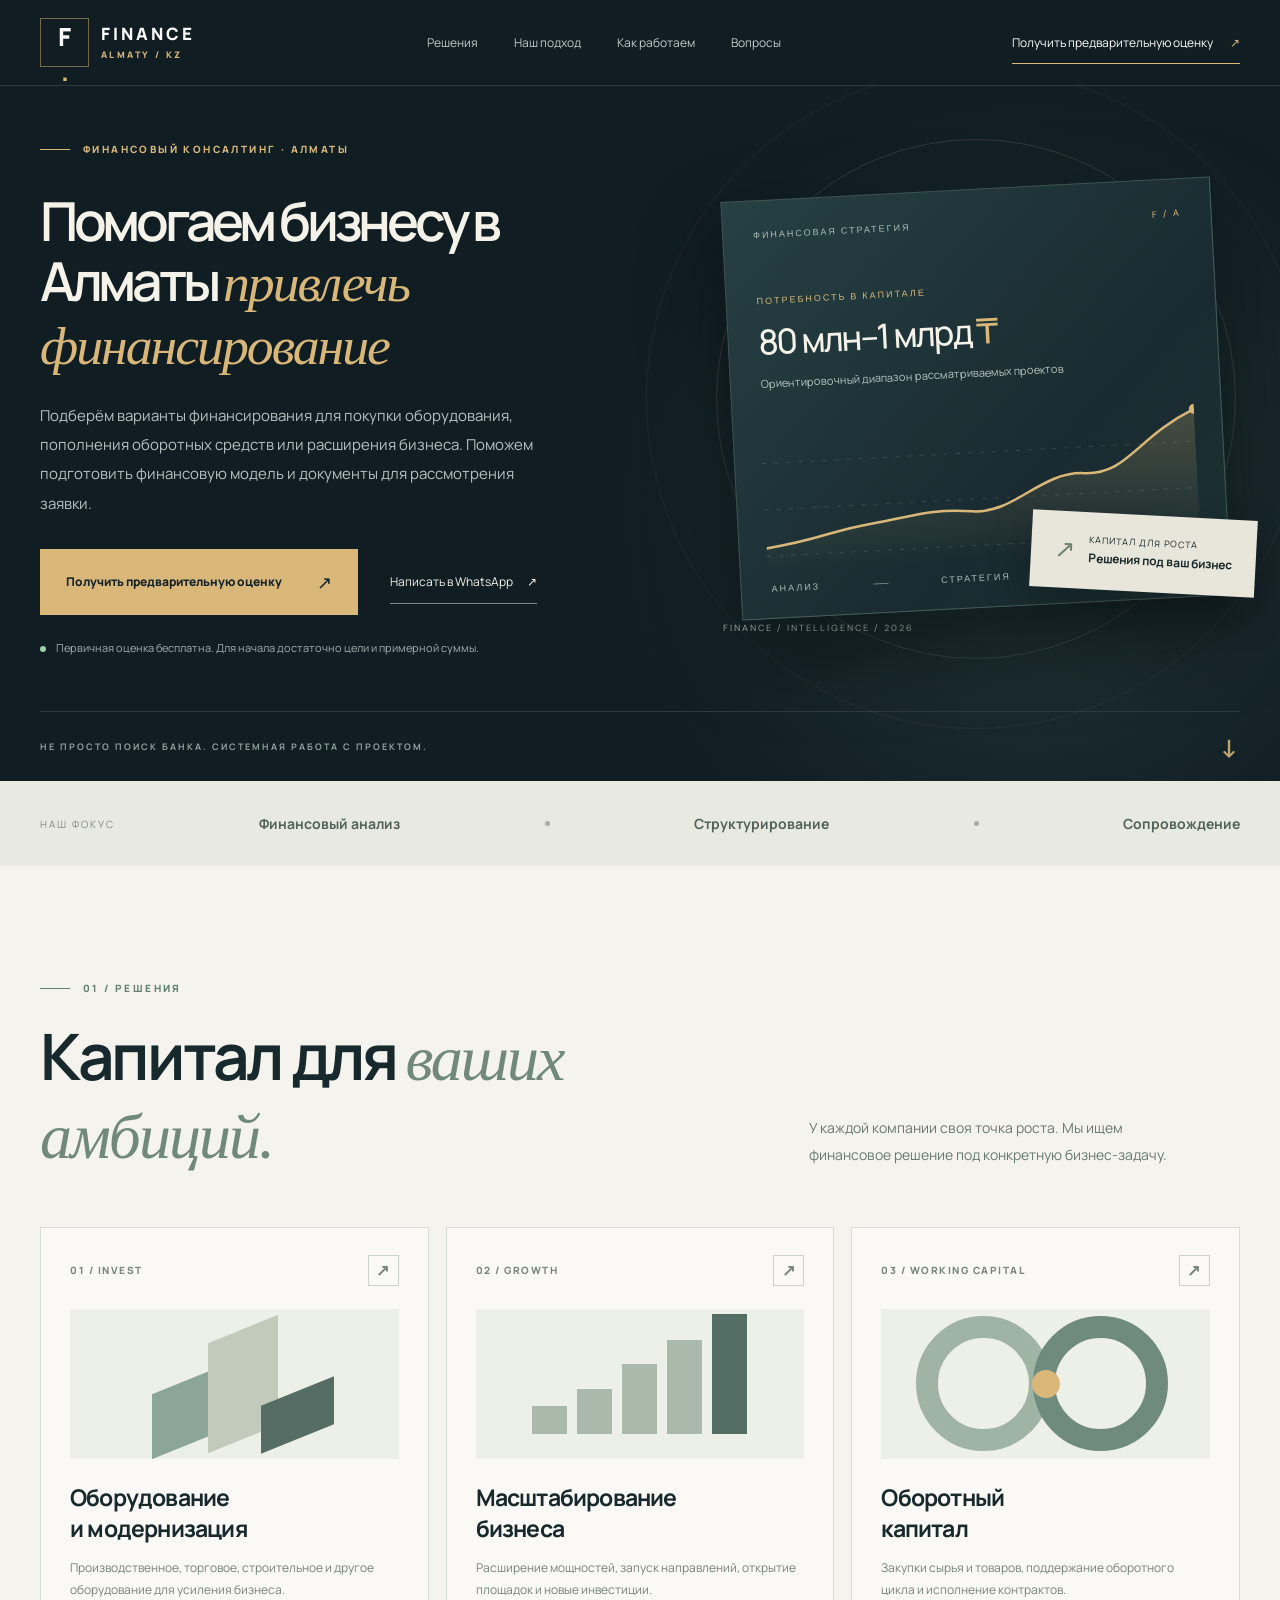
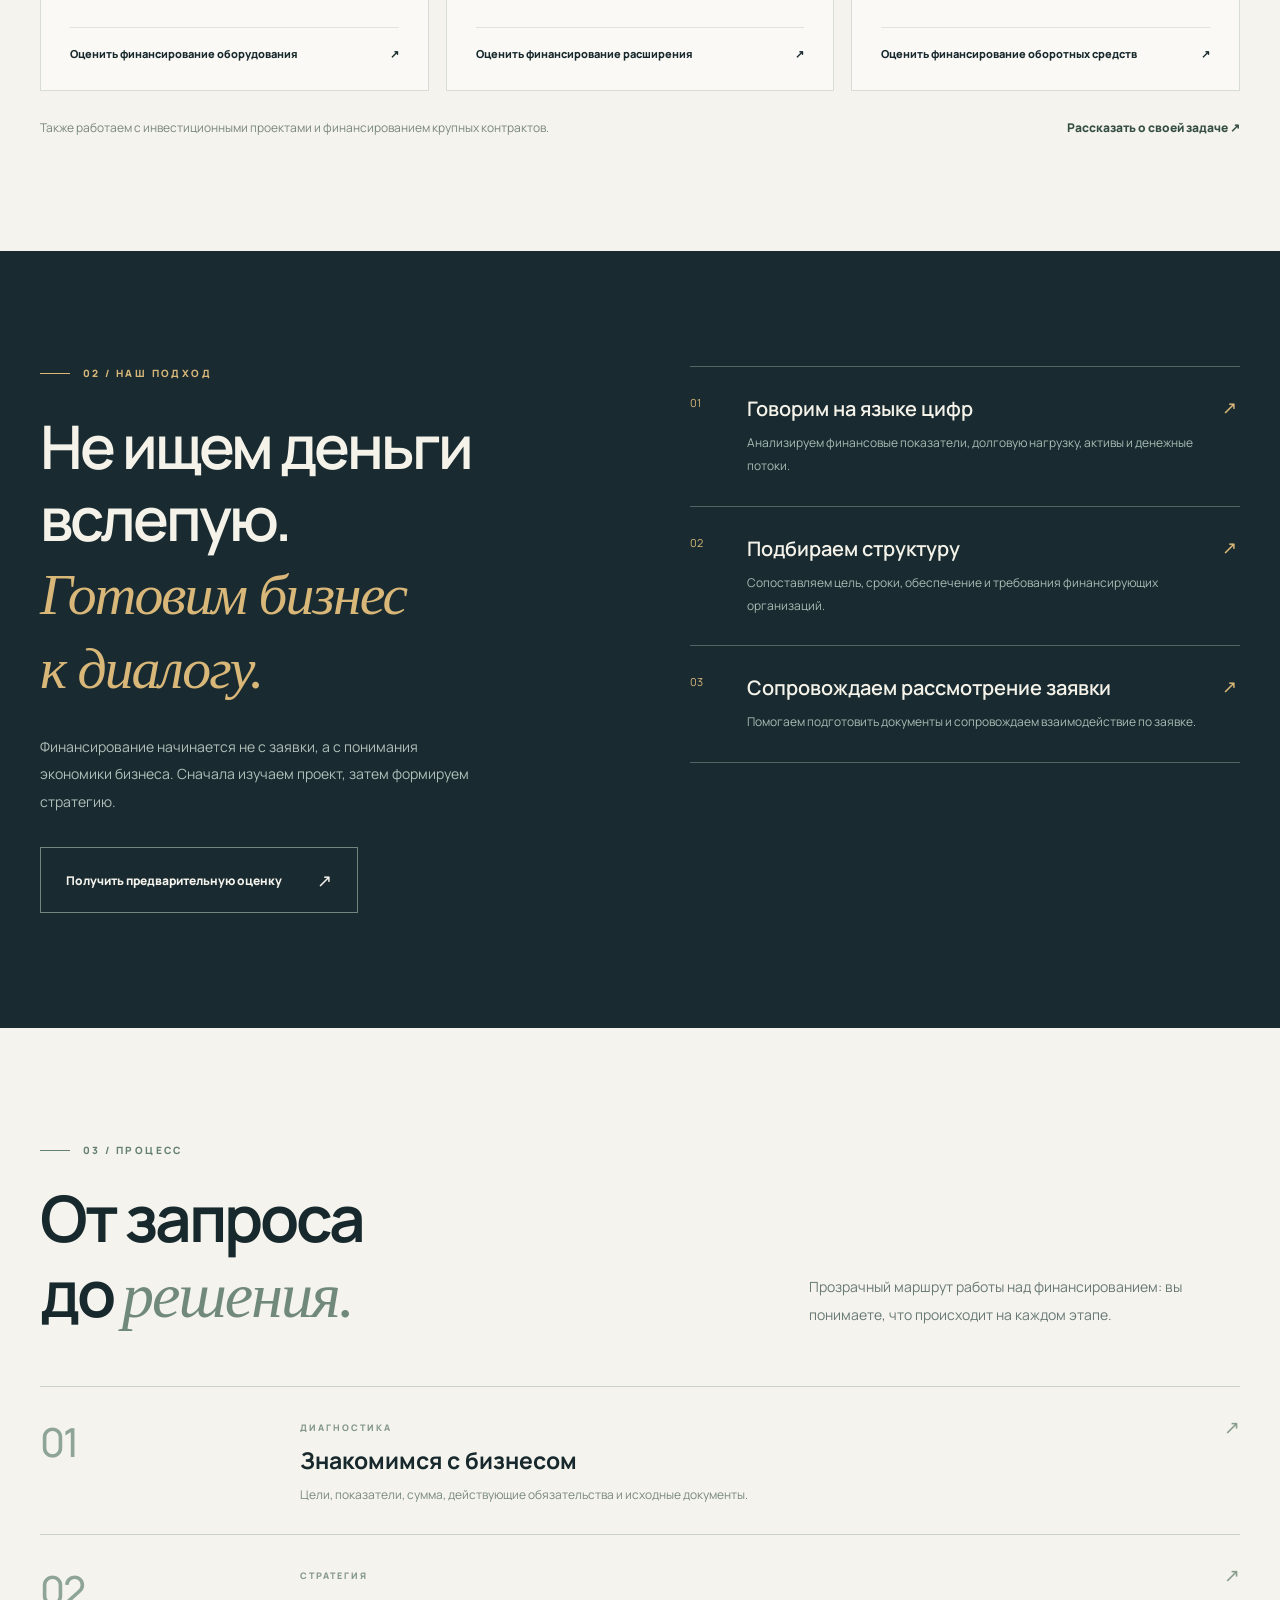
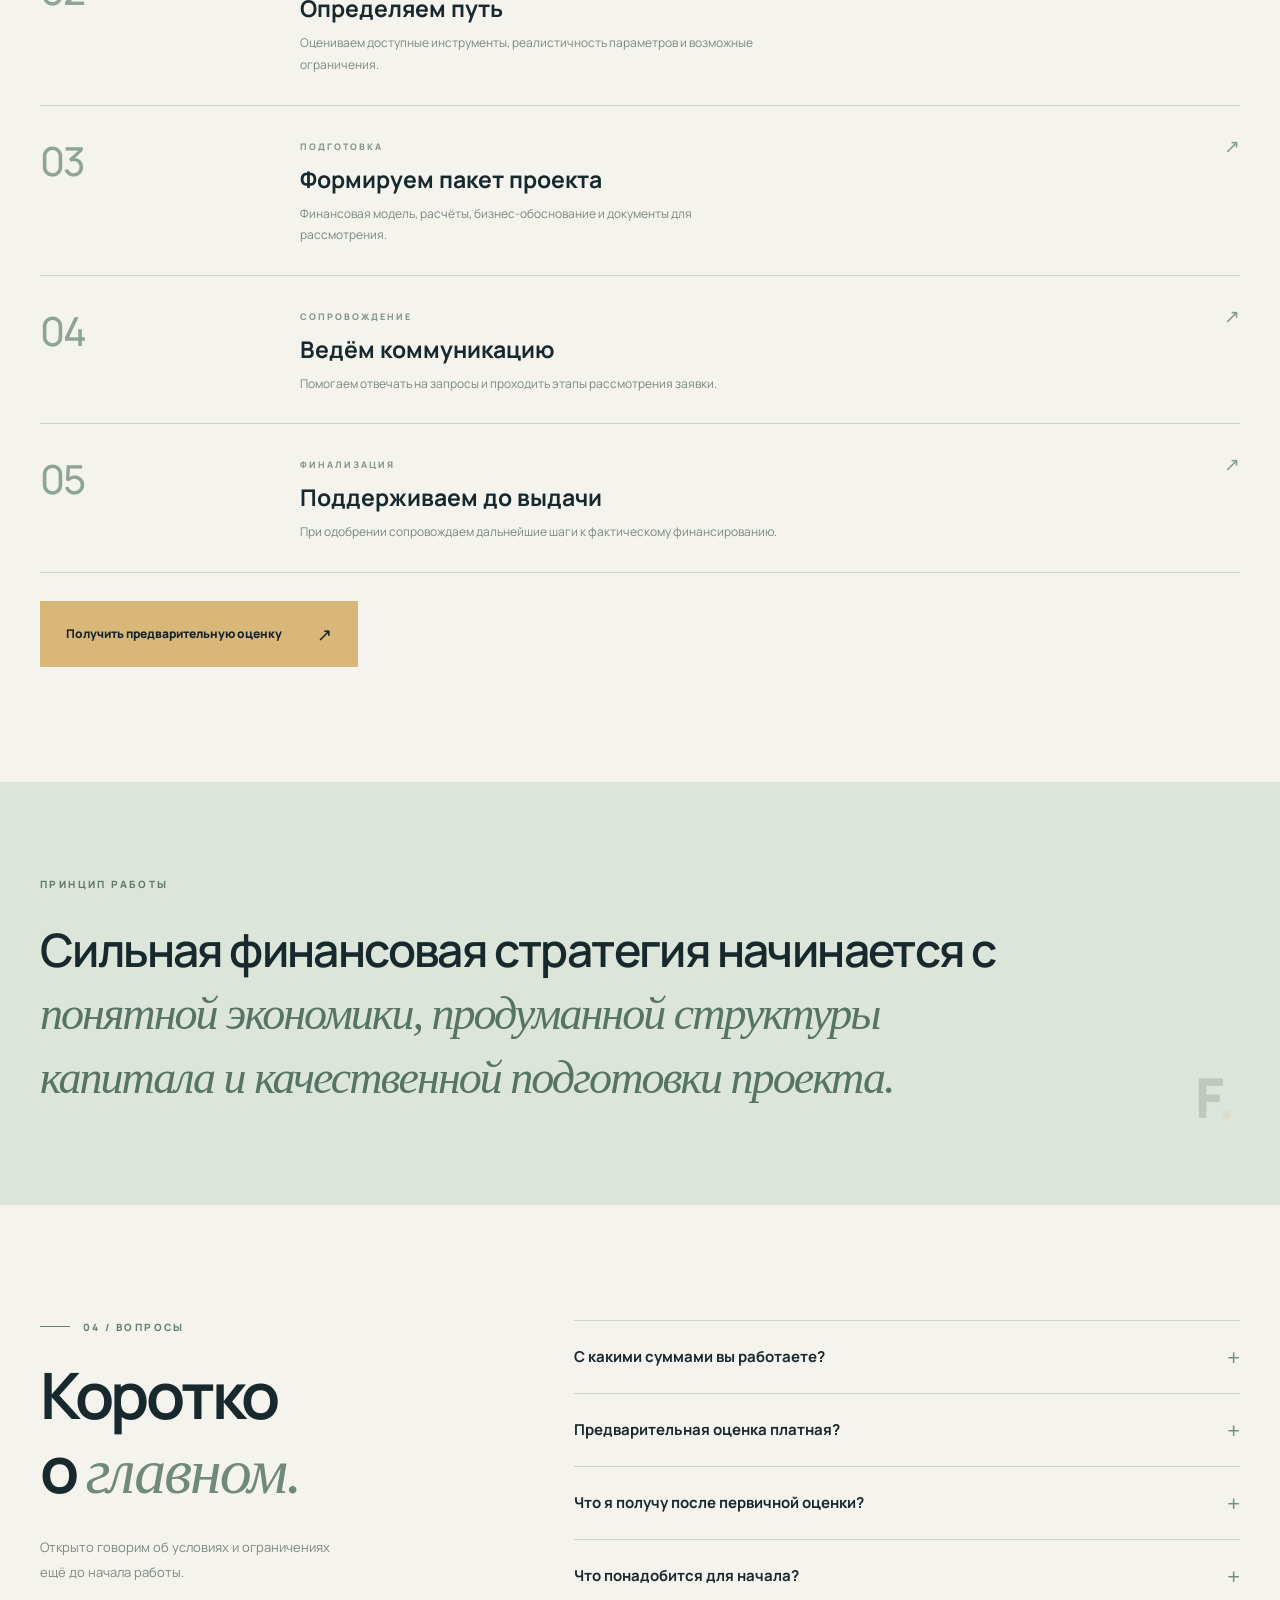
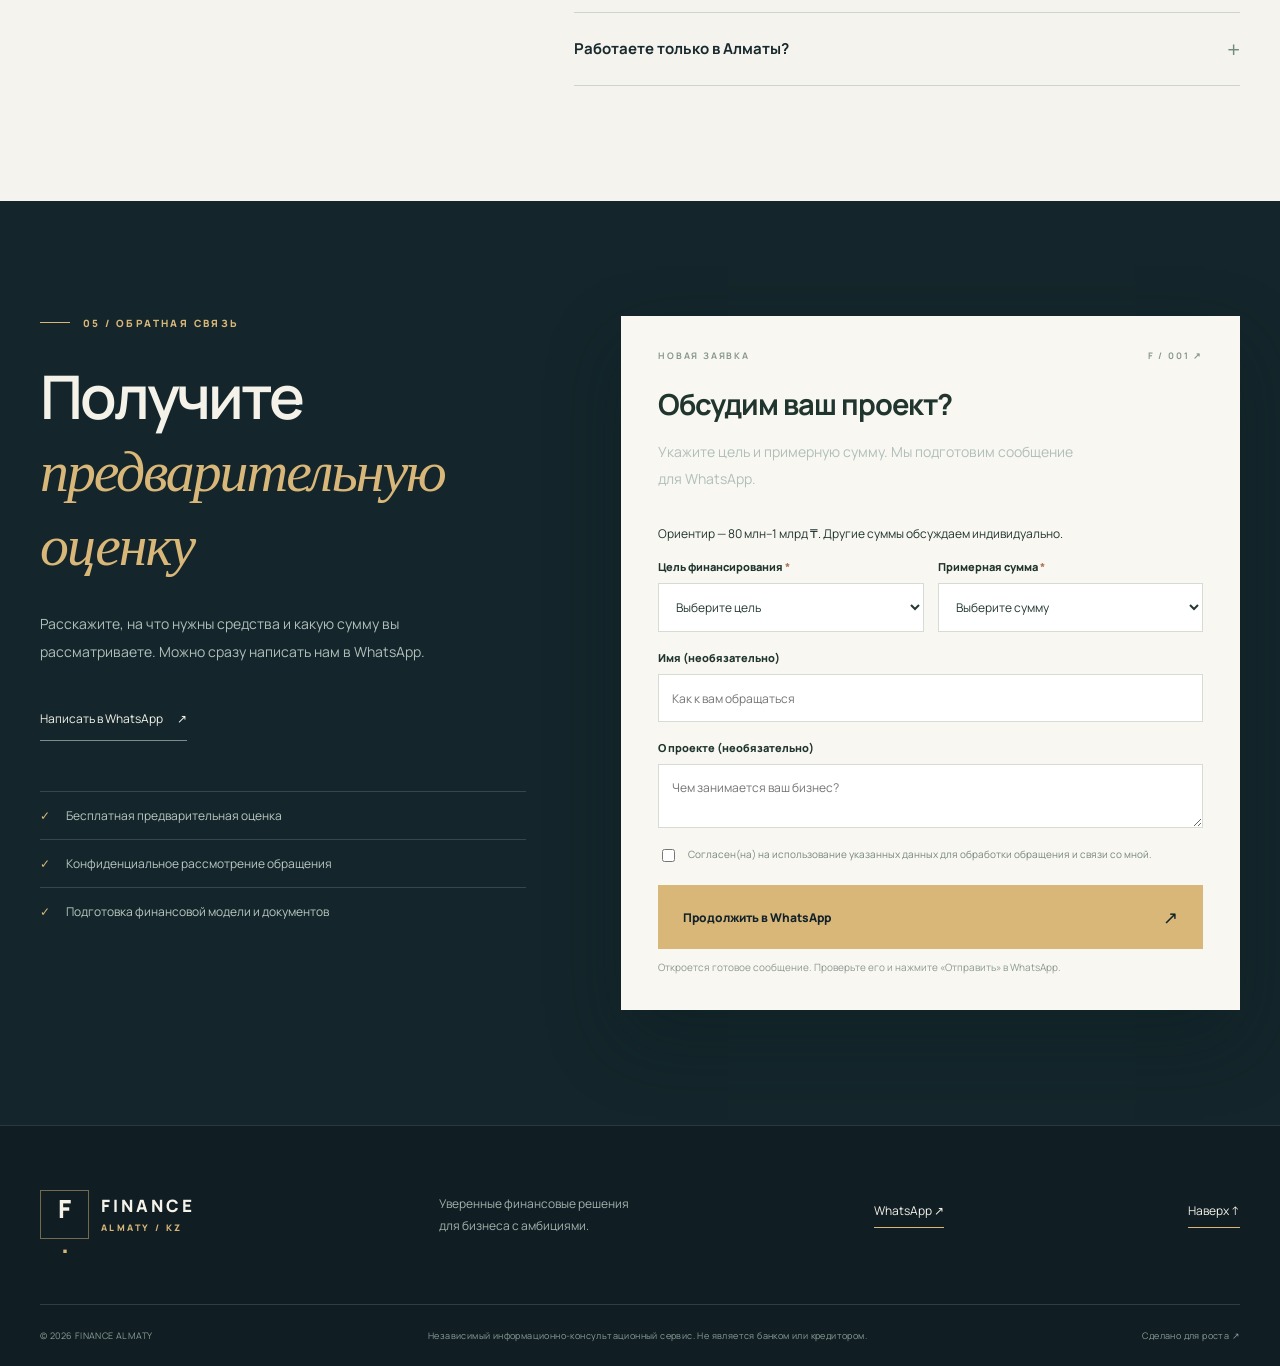
<file: index.html>
<!doctype html>
<html lang="ru">
<head>
  <meta charset="UTF-8" />
  <meta name="viewport" content="width=device-width, initial-scale=1.0" />
  <meta name="theme-color" content="#101d23" />
  <meta name="robots" content="index, follow, max-image-preview:large" />
  <link rel="canonical" href="https://almaty-financekz.github.io/almaty-capital-advisory/" />
  <meta property="og:url" content="https://almaty-financekz.github.io/almaty-capital-advisory/" />
  <meta property="og:locale" content="ru_KZ" />
  <meta name="geo.region" content="KZ-ALA" />
  <meta name="description" content="Финансовый консалтинг в Алматы. Помогаем подготовить бизнес-проект, подобрать структуру финансирования и сопровождать заявку от анализа до результата." />
  <meta property="og:type" content="website" />
  <meta property="og:title" content="FINANCE Алматы — капитал для новых возможностей" />
  <meta property="og:description" content="Привлечение финансирования для бизнеса. Анализ, финансовая модель, подготовка и сопровождение." />
  <title>FINANCE Алматы — Финансирование и финансовый консалтинг для бизнеса</title>
  <link rel="icon" href="favicon.svg" type="image/svg+xml" />
  <link rel="preconnect" href="https://fonts.googleapis.com" />
  <link rel="preconnect" href="https://fonts.gstatic.com" crossorigin />
  <link href="https://fonts.googleapis.com/css2?family=DM+Sans:wght@400;500;600;700&family=Manrope:wght@400;500;600;700;800&display=swap" rel="stylesheet" />
  <link rel="stylesheet" href="styles.css" />
  <script defer src="script.js"></script>
</head>
<body>
  <a class="skip" href="#main">Перейти к содержанию</a>
  <header class="site-header" id="top">
    <div class="container header-inner">
      <a href="#top" class="brand" aria-label="FINANCE Алматы — на главную"><span class="brand-symbol">F<span class="brand-dot">.</span></span><span class="brand-words">FINANCE<span class="brand-location">ALMATY / KZ</span></span></a>
      <nav class="desktop-nav" aria-label="Основная навигация"><a href="#solutions">Решения</a><a href="#approach">Наш подход</a><a href="#process">Как работаем</a><a href="#questions">Вопросы</a></nav>
      <a class="header-cta" href="#application">Получить предварительную оценку <span aria-hidden="true">↗</span></a>
      <button class="menu-button" id="menuButton" aria-label="Открыть меню" aria-expanded="false" aria-controls="mobileNav"><span></span><span></span></button>
    </div>
    <nav class="mobile-nav" id="mobileNav" aria-label="Мобильная навигация" hidden><a href="#solutions">Решения</a><a href="#approach">Наш подход</a><a href="#process">Как работаем</a><a href="#questions">Вопросы</a><a href="#application">Получить предварительную оценку ↗</a></nav>
  </header>
  <main id="main">
    <section class="hero dark-section">
      <div class="hero-ambient"></div>
      <div class="container hero-grid">
        <div class="hero-copy reveal">
          <div class="eyebrow"><span class="eyebrow-line"></span> ФИНАНСОВЫЙ КОНСАЛТИНГ · АЛМАТЫ</div>
          <h1>Помогаем бизнесу в Алматы <em>привлечь финансирование</em></h1>
          <p class="hero-description">Подберём варианты финансирования для покупки оборудования, пополнения оборотных средств или расширения бизнеса. Поможем подготовить финансовую модель и документы для рассмотрения заявки.</p>
          <div class="hero-actions"><a class="btn btn-gold" href="#application">Получить предварительную оценку <span>↗</span></a><a class="text-link whatsapp-link" href="https://wa.me/77774877163?text=%D0%97%D0%B4%D1%80%D0%B0%D0%B2%D1%81%D1%82%D0%B2%D1%83%D0%B9%D1%82%D0%B5!%20%D0%A5%D0%BE%D1%87%D1%83%20%D0%BE%D0%B1%D1%81%D1%83%D0%B4%D0%B8%D1%82%D1%8C%20%D1%84%D0%B8%D0%BD%D0%B0%D0%BD%D1%81%D0%B8%D1%80%D0%BE%D0%B2%D0%B0%D0%BD%D0%B8%D0%B5%20%D0%B4%D0%BB%D1%8F%20%D0%B1%D0%B8%D0%B7%D0%BD%D0%B5%D1%81%D0%B0.%20%D0%9D%D0%B0%D0%BF%D0%B8%D1%81%D0%B0%D0%BB%20%D1%81%20%D1%81%D0%B0%D0%B9%D1%82%D0%B0%20FINANCE%20ALMATY.">Написать в WhatsApp <span aria-hidden="true">↗</span></a></div>
          <div class="hero-note"><span class="status-dot"></span> Первичная оценка бесплатна. Для начала достаточно цели и примерной суммы.</div>
        </div>
        <div class="hero-visual reveal" aria-label="Визуализация структуры финансирования">
          <div class="visual-orbit orbit-one"></div><div class="visual-orbit orbit-two"></div>
          <div class="hero-panel">
            <div class="panel-top"><span>ФИНАНСОВАЯ СТРАТЕГИЯ</span><span class="small-mark">F / A</span></div>
            <div class="panel-middle"><div class="panel-caption">ПОТРЕБНОСТЬ В КАПИТАЛЕ</div><div class="panel-amount">80 млн–1 млрд <span>₸</span></div><p>Ориентировочный диапазон рассматриваемых проектов</p></div>
            <div class="data-display"><svg viewBox="0 0 430 155" role="img" aria-label="Абстрактная восходящая линия"><defs><linearGradient id="graphFill" x1="0" x2="0" y1="0" y2="1"><stop offset="0%" stop-color="#d9b779" stop-opacity=".23"/><stop offset="100%" stop-color="#d9b779" stop-opacity="0"/></linearGradient></defs><path d="M0 140 H430 M0 94 H430 M0 48 H430" stroke="#e8e8e8" stroke-opacity=".14" stroke-dasharray="4 8" fill="none"/><path d="M0 132 C55 126 63 118 105 113 S163 101 205 106 S275 70 318 74 S371 42 430 16 V155 H0Z" fill="url(#graphFill)"/><path d="M0 132 C55 126 63 118 105 113 S163 101 205 106 S275 70 318 74 S371 42 430 16" stroke="#d9b779" stroke-width="2.5" fill="none"/><circle cx="430" cy="16" r="5" fill="#d9b779"/></svg></div>
            <div class="panel-bottom"><span>АНАЛИЗ</span><span class="panel-line"></span><span>СТРАТЕГИЯ</span><span class="panel-line"></span><span>РЕЗУЛЬТАТ</span></div>
          </div>
          <div class="floating-tag"><span class="tag-icon">↗</span><span>КАПИТАЛ ДЛЯ РОСТА<br /><strong>Решения под ваш бизнес</strong></span></div>
          <div class="hero-visual-label">FINANCE / INTELLIGENCE / 2026</div>
        </div>
      </div>
      <div class="container hero-bottom"><span>НЕ ПРОСТО ПОИСК БАНКА. СИСТЕМНАЯ РАБОТА С ПРОЕКТОМ.</span><a href="#solutions" aria-label="Прокрутить к решениям">↓</a></div>
    </section>
    <section class="trust-strip"><div class="container trust-inner"><span>НАШ ФОКУС</span><div>Финансовый анализ</div><i></i><div>Структурирование</div><i></i><div>Сопровождение</div></div></section>
    <section class="section solutions" id="solutions"><div class="container">
      <div class="section-heading reveal"><div class="eyebrow light-eyebrow"><span class="eyebrow-line"></span> 01 / РЕШЕНИЯ</div><div class="heading-row"><h2>Капитал для <em>ваших амбиций.</em></h2><p>У каждой компании своя точка роста. Мы ищем финансовое решение под конкретную бизнес-задачу.</p></div></div>
      <div class="solutions-grid">
        <article class="solution-card reveal"><div class="solution-top"><span>01 / INVEST</span><span class="solution-icon">↗</span></div><div class="solution-art art-equipment"><span class="art-block a"></span><span class="art-block b"></span><span class="art-block c"></span></div><h3>Оборудование<br />и модернизация</h3><p>Производственное, торговое, строительное и другое оборудование для усиления бизнеса.</p><a href="#application" data-purpose="Оборудование">Оценить финансирование оборудования <span>↗</span></a></article>
        <article class="solution-card reveal"><div class="solution-top"><span>02 / GROWTH</span><span class="solution-icon">↗</span></div><div class="solution-art art-growth"><span></span><span></span><span></span><span></span><span></span></div><h3>Масштабирование<br />бизнеса</h3><p>Расширение мощностей, запуск направлений, открытие площадок и новые инвестиции.</p><a href="#application" data-purpose="Расширение бизнеса">Оценить финансирование расширения <span>↗</span></a></article>
        <article class="solution-card reveal"><div class="solution-top"><span>03 / WORKING CAPITAL</span><span class="solution-icon">↗</span></div><div class="solution-art art-circles"><span></span><span></span><span></span></div><h3>Оборотный<br />капитал</h3><p>Закупки сырья и товаров, поддержание оборотного цикла и исполнение контрактов.</p><a href="#application" data-purpose="Оборотный капитал">Оценить финансирование оборотных средств <span>↗</span></a></article>
      </div><div class="solution-footer reveal"><span>Также работаем с инвестиционными проектами и финансированием крупных контрактов.</span><a class="inline-arrow" href="#application">Рассказать о своей задаче ↗</a></div>
    </div></section>
    <section class="section approach dark-section" id="approach"><div class="container approach-grid"><div class="reveal"><div class="eyebrow"><span class="eyebrow-line"></span> 02 / НАШ ПОДХОД</div><h2>Не ищем деньги<br />вслепую.<br /><em>Готовим бизнес<br />к диалогу.</em></h2><p>Финансирование начинается не с заявки, а с понимания экономики бизнеса. Сначала изучаем проект, затем формируем стратегию.</p><a href="#application" class="btn btn-outline">Получить предварительную оценку <span>↗</span></a></div><div class="approach-list reveal"><div class="approach-row"><span>01</span><div><h3>Говорим на языке цифр</h3><p>Анализируем финансовые показатели, долговую нагрузку, активы и денежные потоки.</p></div><b>↗</b></div><div class="approach-row"><span>02</span><div><h3>Подбираем структуру</h3><p>Сопоставляем цель, сроки, обеспечение и требования финансирующих организаций.</p></div><b>↗</b></div><div class="approach-row"><span>03</span><div><h3>Сопровождаем рассмотрение заявки</h3><p>Помогаем подготовить документы и сопровождаем взаимодействие по заявке.</p></div><b>↗</b></div></div></div></section>
    <section class="section process" id="process"><div class="container"><div class="section-heading reveal"><div class="eyebrow light-eyebrow"><span class="eyebrow-line"></span> 03 / ПРОЦЕСС</div><div class="heading-row"><h2>От запроса<br />до <em>решения.</em></h2><p>Прозрачный маршрут работы над финансированием: вы понимаете, что происходит на каждом этапе.</p></div></div><div class="timeline">
      <div class="timeline-item reveal"><span class="timeline-index">01</span><div><small>ДИАГНОСТИКА</small><h3>Знакомимся с бизнесом</h3><p>Цели, показатели, сумма, действующие обязательства и исходные документы.</p></div><span class="timeline-arrow">↗</span></div>
      <div class="timeline-item reveal"><span class="timeline-index">02</span><div><small>СТРАТЕГИЯ</small><h3>Определяем путь</h3><p>Оцениваем доступные инструменты, реалистичность параметров и возможные ограничения.</p></div><span class="timeline-arrow">↗</span></div>
      <div class="timeline-item reveal"><span class="timeline-index">03</span><div><small>ПОДГОТОВКА</small><h3>Формируем пакет проекта</h3><p>Финансовая модель, расчёты, бизнес-обоснование и документы для рассмотрения.</p></div><span class="timeline-arrow">↗</span></div>
      <div class="timeline-item reveal"><span class="timeline-index">04</span><div><small>СОПРОВОЖДЕНИЕ</small><h3>Ведём коммуникацию</h3><p>Помогаем отвечать на запросы и проходить этапы рассмотрения заявки.</p></div><span class="timeline-arrow">↗</span></div>
      <div class="timeline-item reveal"><span class="timeline-index">05</span><div><small>ФИНАЛИЗАЦИЯ</small><h3>Поддерживаем до выдачи</h3><p>При одобрении сопровождаем дальнейшие шаги к фактическому финансированию.</p></div><span class="timeline-arrow">↗</span></div>
    </div><div class="process-action reveal"><a href="#application" class="btn btn-gold">Получить предварительную оценку <span aria-hidden="true">↗</span></a></div></div></section>
    <section class="manifesto"><div class="container manifesto-inner reveal"><span class="eyebrow">ПРИНЦИП РАБОТЫ</span><p>Сильная финансовая стратегия начинается с <em>понятной экономики, продуманной структуры капитала и качественной подготовки проекта.</em></p><span class="manifesto-mark">F<span>.</span></span></div></section>
    <section class="section questions" id="questions"><div class="container faq-grid"><div class="reveal"><div class="eyebrow light-eyebrow"><span class="eyebrow-line"></span> 04 / ВОПРОСЫ</div><h2>Коротко<br />о <em>главном.</em></h2><p>Открыто говорим об условиях и ограничениях ещё до начала работы.</p></div><div class="faq-list reveal">
      <details><summary>С какими суммами вы работаете?<span>+</span></summary><p>Ориентир — 80 млн–1 млрд ₸. Проекты за пределами диапазона также можно обсудить индивидуально.</p></details>
      <details><summary>Предварительная оценка платная?<span>+</span></summary><p>Нет, первичная оценка вашей задачи и возможности дальнейшей работы бесплатная. Условия последующего сопровождения обсуждаются отдельно.</p></details>
      <details><summary>Что я получу после первичной оценки?<span>+</span></summary><p>Обсудим, какие варианты стоит рассмотреть, какие данные понадобятся и есть ли смысл готовить заявку. Условия сопровождения согласуем отдельно. Решение о финансировании принимает финансирующая организация.</p></details>
      <details><summary>Что понадобится для начала?<span>+</span></summary><p>Для первого разговора достаточно знать цель, необходимую сумму и краткие сведения о бизнесе. Перечень документов определяем после знакомства с проектом.</p></details>
      <details><summary>Работаете только в Алматы?<span>+</span></summary><p>Основной фокус сервиса — Алматы. Возможность сопровождения проектов из других регионов обсуждается индивидуально.</p></details>
    </div></div></section>
    <section class="section contact dark-section" id="application"><div class="container contact-grid"><div class="reveal"><div class="eyebrow"><span class="eyebrow-line"></span> 05 / ОБРАТНАЯ СВЯЗЬ</div><h2>Получите <em>предварительную оценку</em></h2><p>Расскажите, на что нужны средства и какую сумму вы рассматриваете. Можно сразу написать нам в WhatsApp.</p><a class="text-link whatsapp-link" href="https://wa.me/77774877163?text=%D0%97%D0%B4%D1%80%D0%B0%D0%B2%D1%81%D1%82%D0%B2%D1%83%D0%B9%D1%82%D0%B5!%20%D0%A5%D0%BE%D1%87%D1%83%20%D0%BE%D0%B1%D1%81%D1%83%D0%B4%D0%B8%D1%82%D1%8C%20%D1%84%D0%B8%D0%BD%D0%B0%D0%BD%D1%81%D0%B8%D1%80%D0%BE%D0%B2%D0%B0%D0%BD%D0%B8%D0%B5%20%D0%B4%D0%BB%D1%8F%20%D0%B1%D0%B8%D0%B7%D0%BD%D0%B5%D1%81%D0%B0.%20%D0%9D%D0%B0%D0%BF%D0%B8%D1%81%D0%B0%D0%BB%20%D1%81%20%D1%81%D0%B0%D0%B9%D1%82%D0%B0%20FINANCE%20ALMATY.">Написать в WhatsApp <span aria-hidden="true">↗</span></a><div class="contact-points"><div><span>✓</span> Бесплатная предварительная оценка</div><div><span>✓</span> Конфиденциальное рассмотрение обращения</div><div><span>✓</span> Подготовка финансовой модели и документов</div></div></div><div class="form-panel reveal"><div class="form-head"><span>НОВАЯ ЗАЯВКА</span><span>F / 001 ↗</span></div><h3>Обсудим ваш проект?</h3><p>Укажите цель и примерную сумму. Мы подготовим сообщение для WhatsApp.</p><form id="leadForm">
  <p class="form-range">Ориентир — 80 млн–1 млрд ₸. Другие суммы обсуждаем индивидуально.</p>
  <div class="field-row">
    <div class="field">
      <label for="purpose">Цель финансирования <span>*</span></label>
      <select id="purpose" name="purpose" required>
        <option value="">Выберите цель</option>
        <option>Оборудование</option>
        <option>Расширение бизнеса</option>
        <option>Оборотный капитал</option>
        <option>Крупный контракт</option>
        <option>Инвестиционный проект</option>
        <option>Другое</option>
        <option>Пока не знаю</option>
      </select>
    </div>
    <div class="field">
      <label for="amount">Примерная сумма <span>*</span></label>
      <select id="amount" name="amount" required>
        <option value="">Выберите сумму</option>
        <option>До 80 млн ₸</option>
        <option>80–150 млн ₸</option>
        <option>150–300 млн ₸</option>
        <option>300–500 млн ₸</option>
        <option>500 млн – 1 млрд ₸</option>
        <option>Более 1 млрд ₸</option>
        <option>Пока не знаю</option>
      </select>
    </div>
  </div>
  <div class="field">
    <label for="name">Имя (необязательно)</label>
    <input id="name" name="name" autocomplete="name" placeholder="Как к вам обращаться" maxlength="80" />
  </div>
  <div class="field">
    <label for="details">О проекте (необязательно)</label>
    <textarea id="details" name="details" rows="2" maxlength="1500" placeholder="Чем занимается ваш бизнес?"></textarea>
  </div>
  <label class="consent"><input type="checkbox" id="consent" required /><span>Согласен(на) на использование указанных данных для обработки обращения и связи со мной.</span></label>
  <button class="btn btn-gold submit-btn" type="submit">Продолжить в WhatsApp <span aria-hidden="true">↗</span></button>
  <p class="form-disclaimer">Откроется готовое сообщение. Проверьте его и нажмите «Отправить» в WhatsApp.</p>
</form></div></div></section>
  </main>
  <footer class="footer dark-section"><div class="container"><div class="footer-main"><a href="#top" class="brand"><span class="brand-symbol">F<span class="brand-dot">.</span></span><span class="brand-words">FINANCE<span class="brand-location">ALMATY / KZ</span></span></a><p>Уверенные финансовые решения<br />для бизнеса с амбициями.</p><a class="back-top" href="https://wa.me/77774877163" target="_blank" rel="noopener noreferrer" aria-label="Написать в WhatsApp">WhatsApp ↗</a><a class="back-top" href="#top">Наверх ↑</a></div><div class="footer-bottom"><span>© <span id="year">2026</span> FINANCE ALMATY</span><span>Независимый информационно-консультационный сервис. Не является банком или кредитором.</span><span>Сделано для роста ↗</span></div></div></footer>
</body>
</html>
</file>
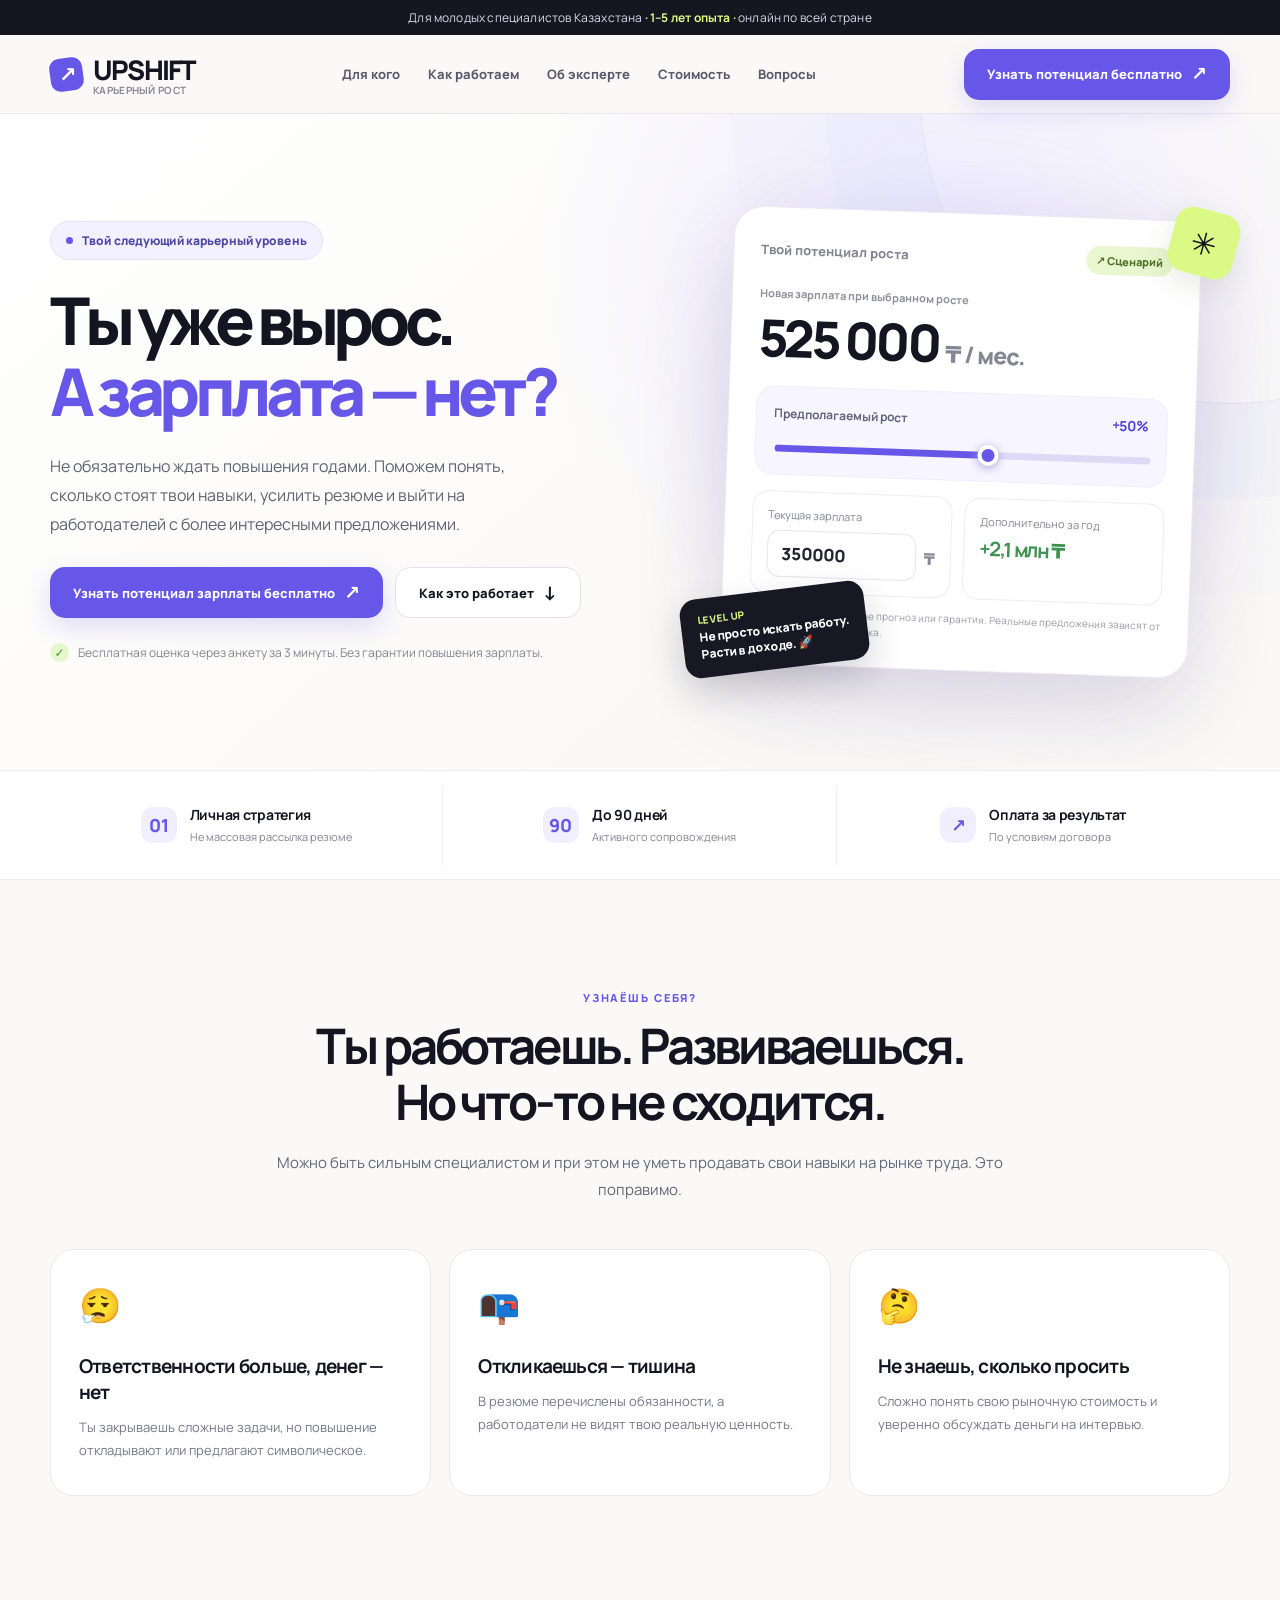
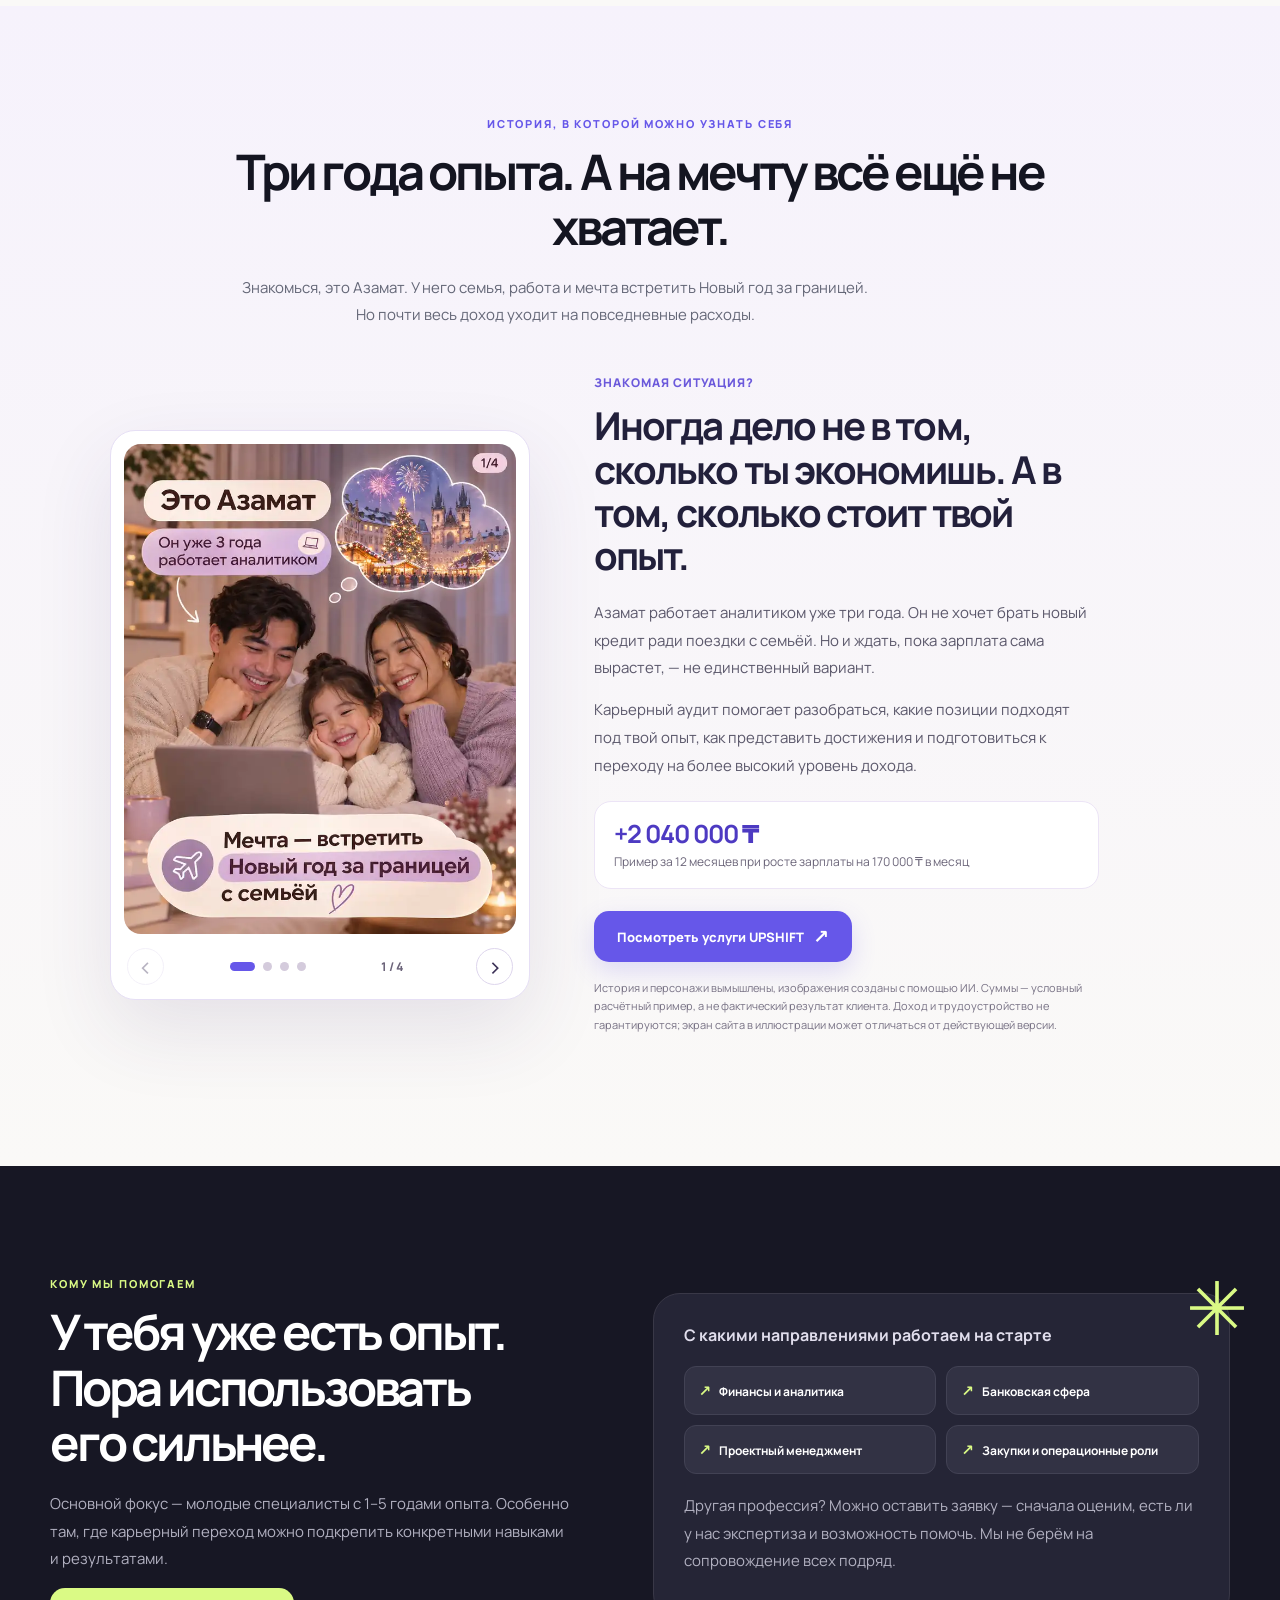
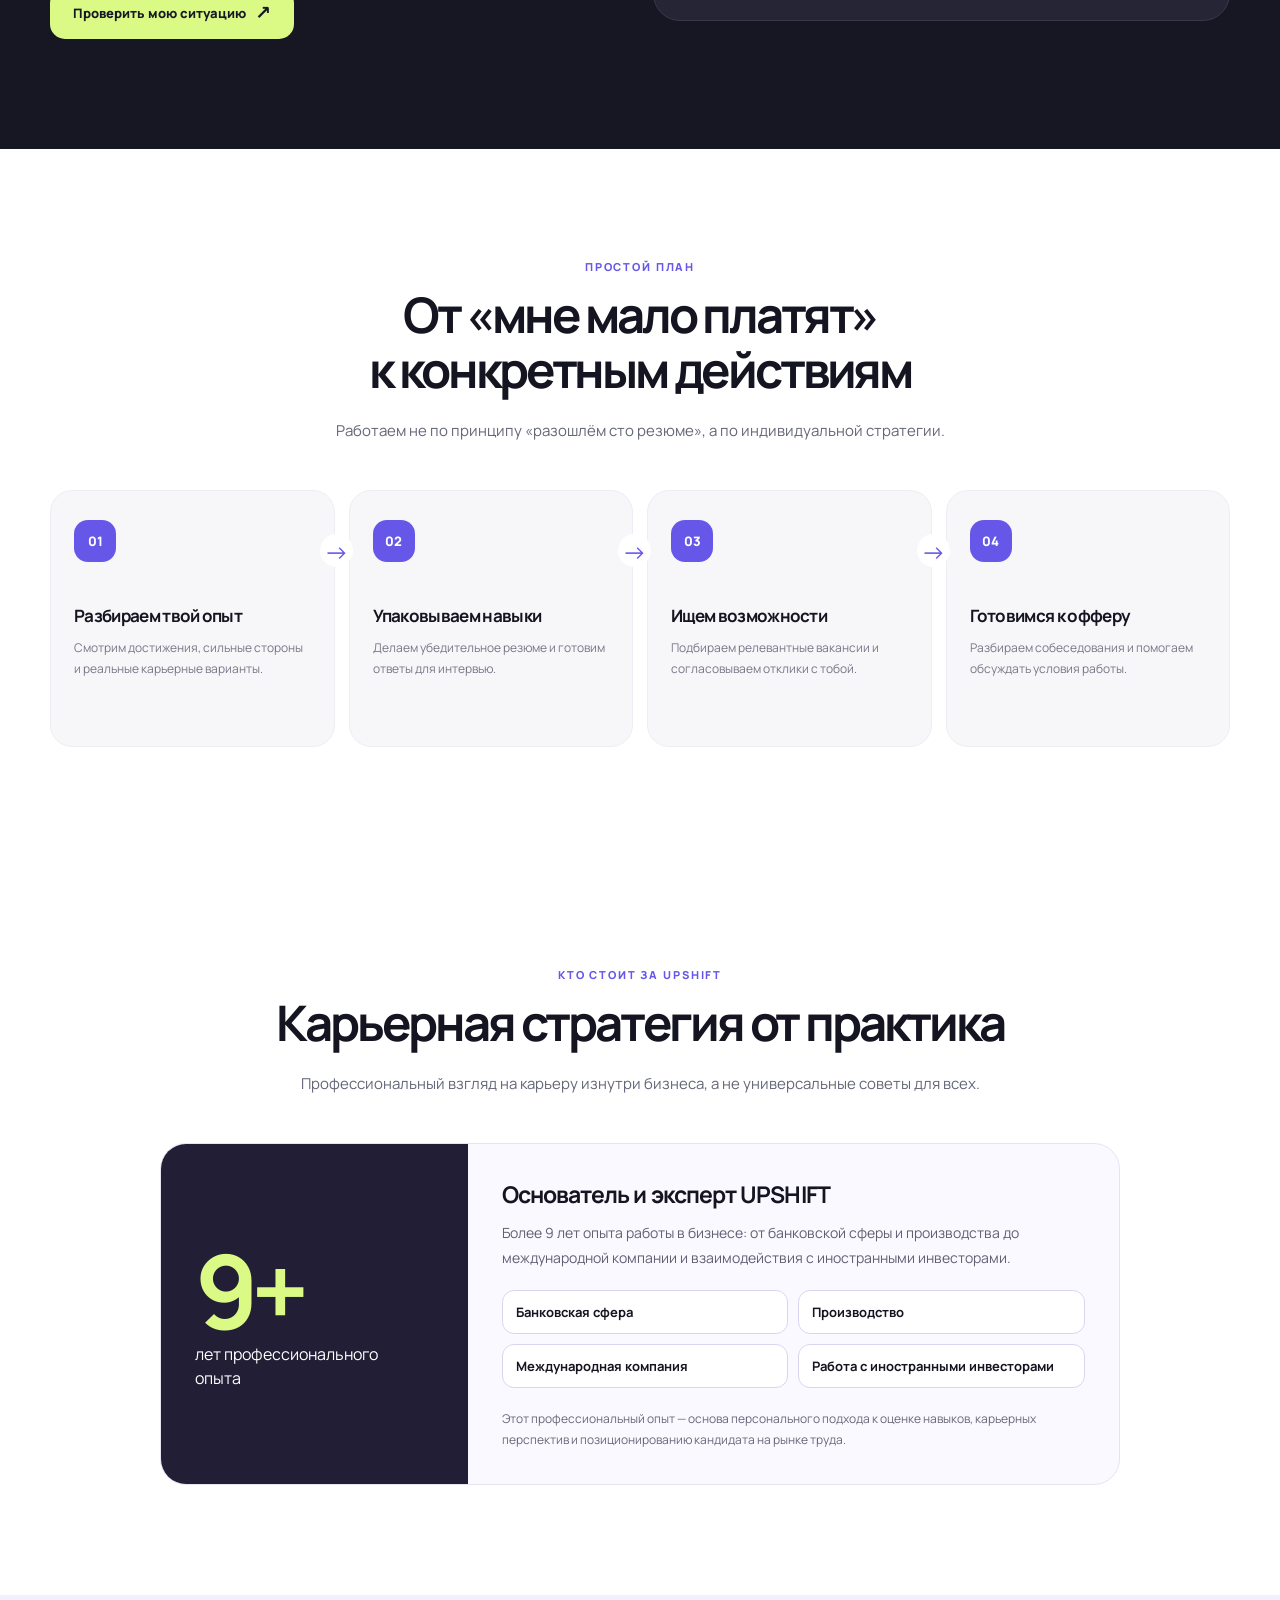
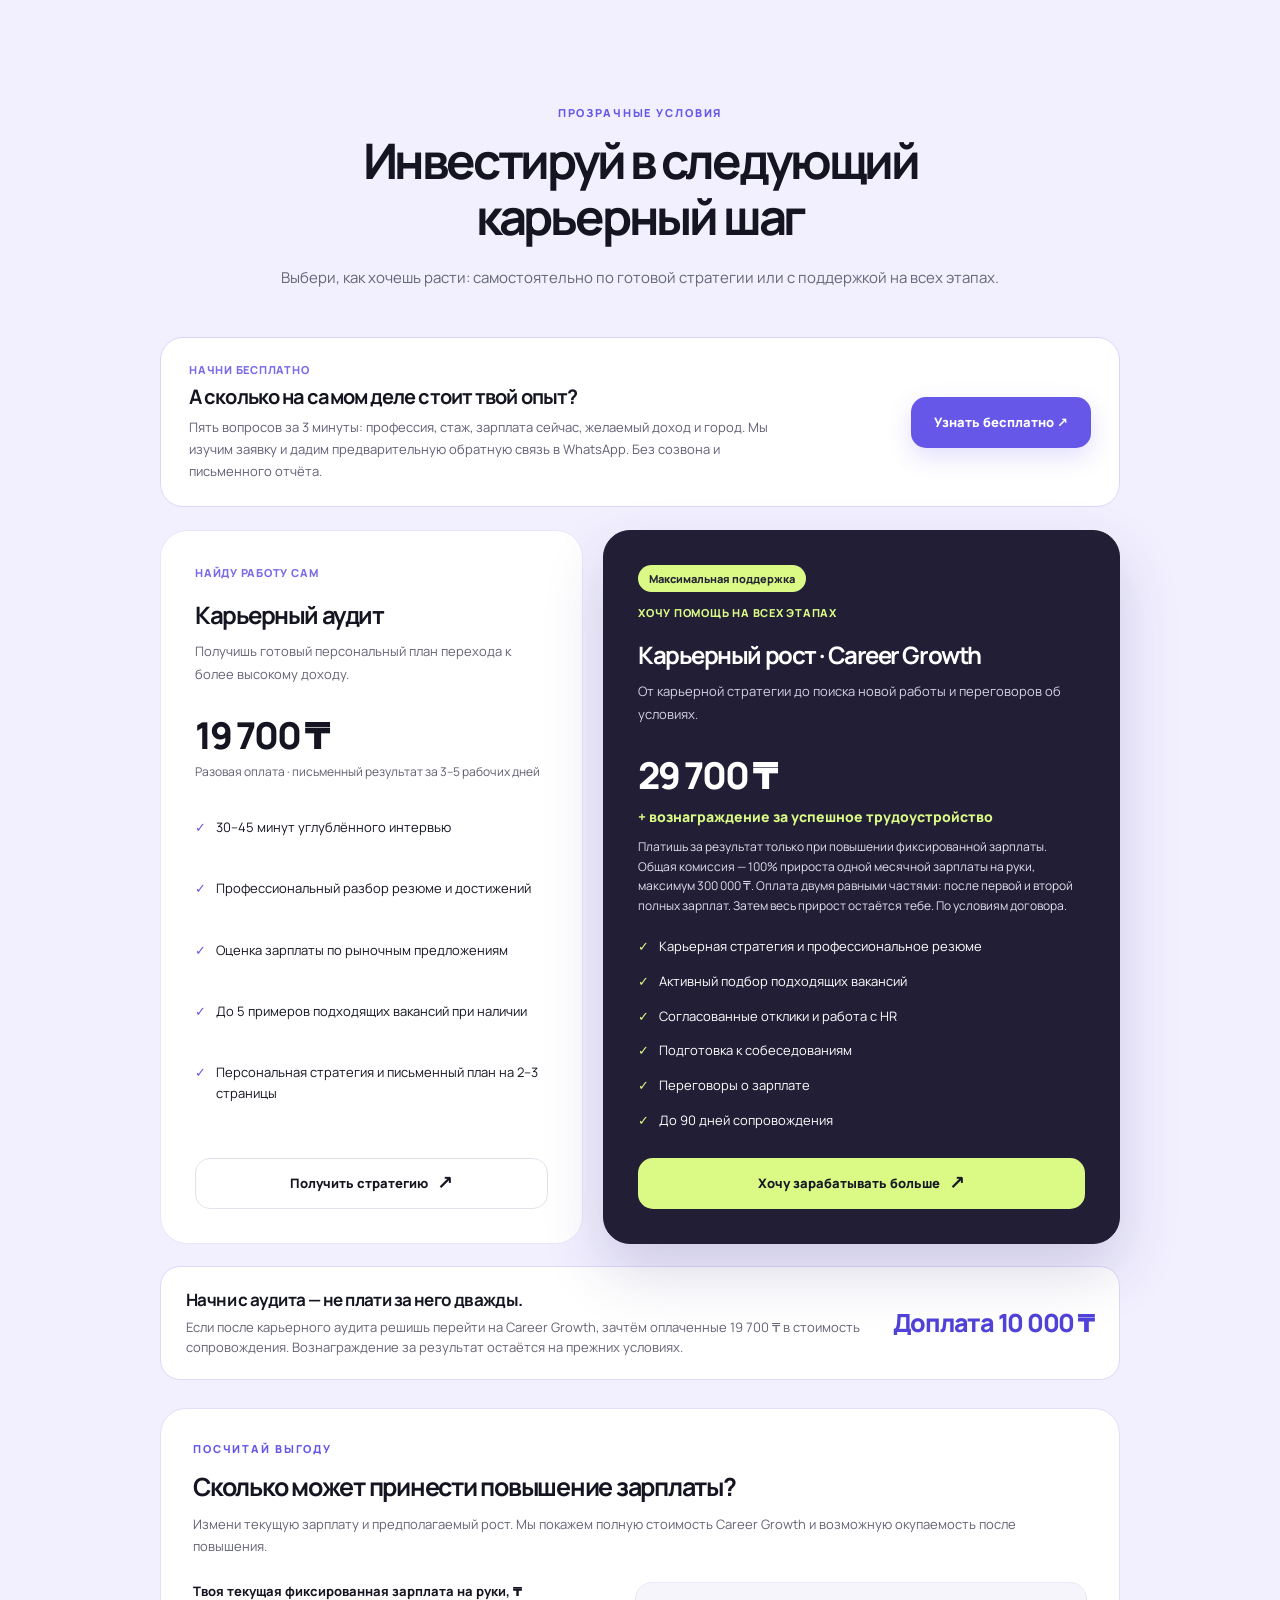
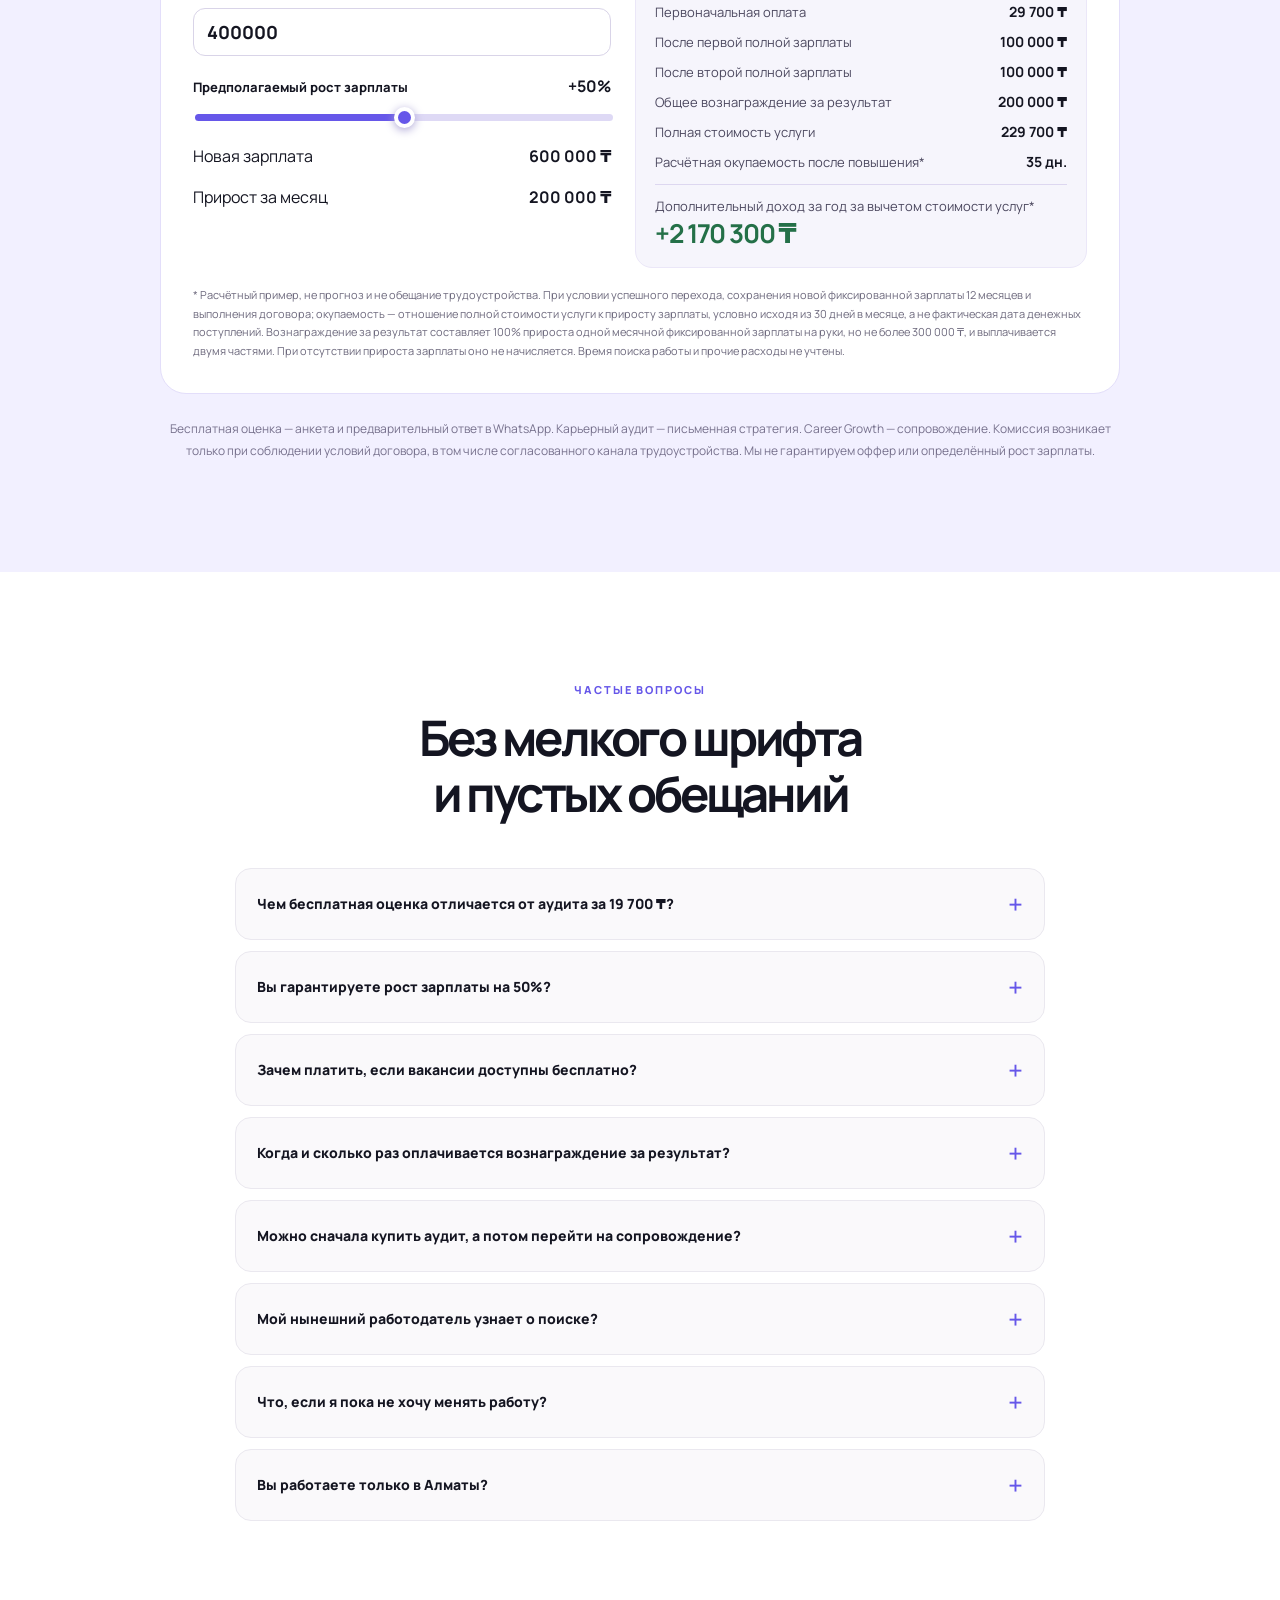
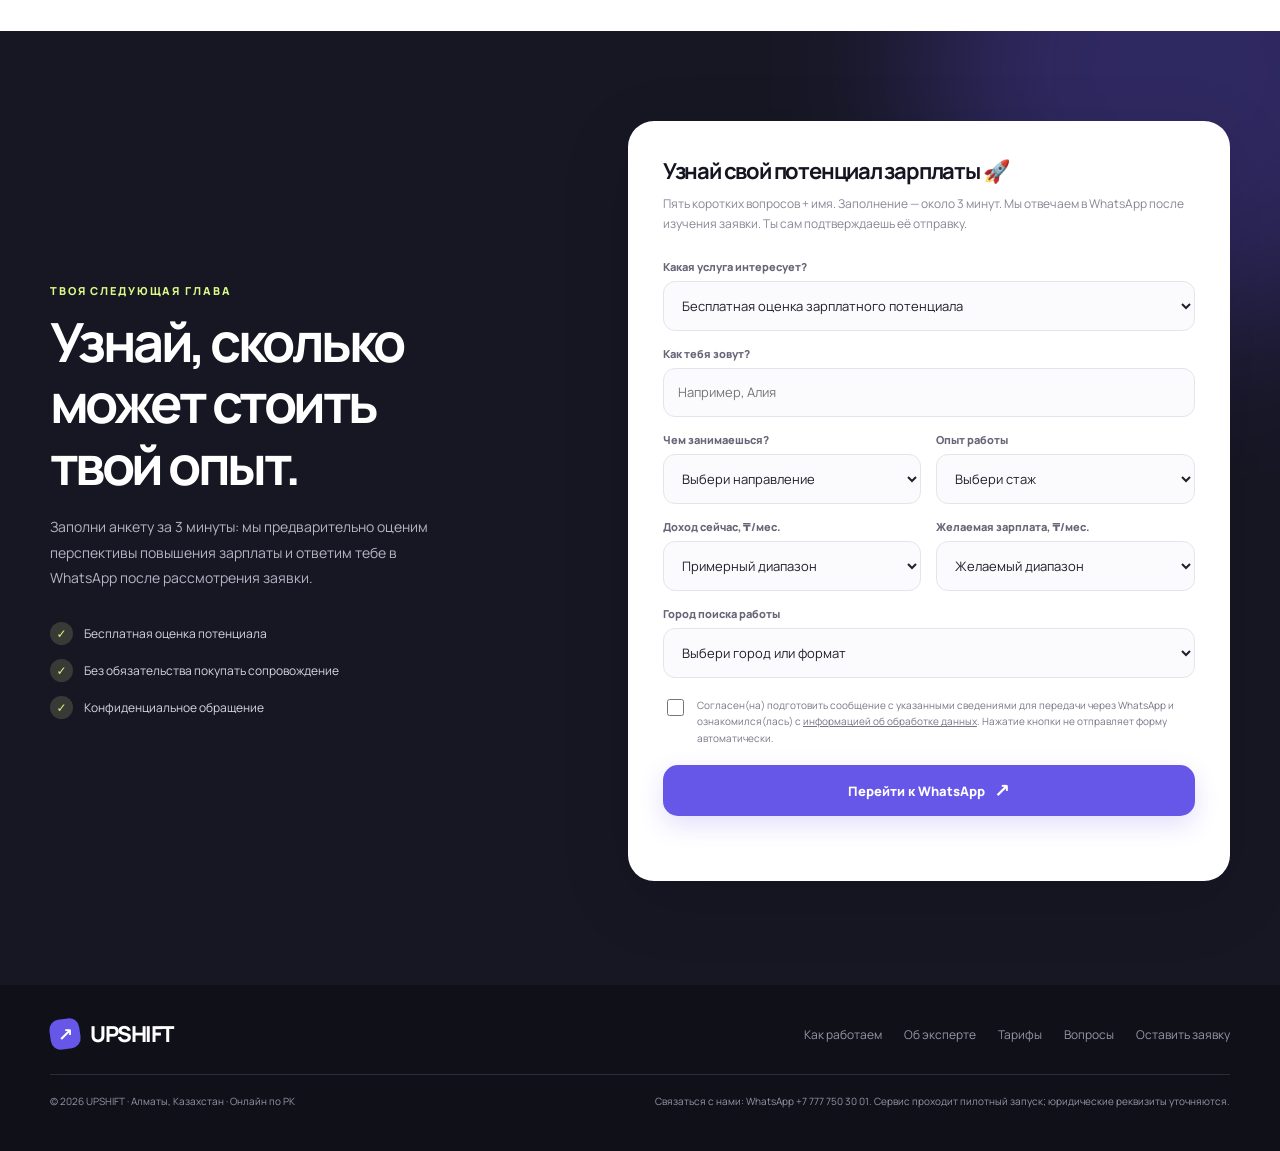
<file: upshift/index.html>
<!doctype html>
<html lang="ru">
<head>
  <meta charset="utf-8" />
  <meta name="viewport" content="width=device-width, initial-scale=1" />
  <meta name="theme-color" content="#11121c" />
  <meta name="robots" content="index, follow, max-image-preview:large" />
  <link rel="canonical" href="https://almaty-financekz.github.io/almaty-capital-advisory/upshift/" />
  <meta property="og:url" content="https://almaty-financekz.github.io/almaty-capital-advisory/upshift/" />
  <meta property="og:locale" content="ru_KZ" />
  <meta name="description" content="Карьерный рост для молодых специалистов Казахстана: оценка зарплатного потенциала, сильное резюме, подбор вакансий, подготовка к интервью и переговоры о зарплате." />
  <meta property="og:type" content="website" />
  <meta property="og:title" content="UPSHIFT — ты уже вырос. А зарплата?" />
  <meta property="og:description" content="Помогаем молодым специалистам Казахстана выйти на новый карьерный уровень. Начни с бесплатной оценки зарплатного потенциала." />
  <title>UPSHIFT — карьерный рост и повышение зарплаты в Казахстане</title>
  <link rel="preconnect" href="https://fonts.googleapis.com" />
  <link rel="preconnect" href="https://fonts.gstatic.com" crossorigin />
  <link href="https://fonts.googleapis.com/css2?family=Manrope:wght@400;500;600;700;800&display=swap" rel="stylesheet" />
  <style>
    :root { --ink:#141521; --muted:#646777; --line:#e9e8ed; --paper:#faf9f7; --white:#fff; --violet:#6657e9; --violet-dark:#4a3bd2; --lime:#dafa85; --dark:#151521; --shadow: 0 24px 70px rgba(35,29,72,.10); }
    *,*::before,*::after{box-sizing:border-box}
    html{scroll-behavior:smooth;scroll-padding-top:94px}
    body{margin:0;background:var(--paper);color:var(--ink);font-family:Manrope,system-ui,-apple-system,"Segoe UI",sans-serif;-webkit-font-smoothing:antialiased}
    a{color:inherit;text-decoration:none}
    button,input,select{font:inherit}
    button{cursor:pointer}
    button:focus-visible,a:focus-visible,input:focus-visible,select:focus-visible,summary:focus-visible{outline:3px solid #9e90ff;outline-offset:3px}
    .container{width:min(1180px,calc(100% - 48px));margin:auto}
    .topbar{background:#161620;color:#d8d8ed;font-size:12px;text-align:center;padding:9px 15px;letter-spacing:.015em}
    .topbar strong{color:#dafa85}
    .site-header{position:sticky;top:0;z-index:50;background:rgba(250,249,247,.92);border-bottom:1px solid rgba(227,224,232,.8);backdrop-filter:blur(18px)}
    .header-row{height:78px;display:flex;align-items:center;justify-content:space-between;gap:22px}
    .logo{display:inline-flex;align-items:center;gap:10px;font-weight:800;letter-spacing:-.065em;font-size:27px;white-space:nowrap}
    .brand-mark{height:33px;width:33px;display:grid;place-items:center;background:var(--violet);color:white;border-radius:10px;transform:rotate(-8deg);font-size:21px;line-height:1}
    .brand-mark span{transform:rotate(8deg)}
    .logo small{font-size:10px;letter-spacing:.03em;display:block;color:#898898;font-weight:700;margin-top:-5px}
    .nav{display:flex;align-items:center;gap:28px;color:#595969;font-size:13px;font-weight:750}
    .nav a:hover{color:var(--violet)}
    .btn{min-height:51px;border:0;border-radius:15px;display:inline-flex;align-items:center;justify-content:center;gap:9px;font-weight:800;font-size:13px;padding:0 23px;white-space:nowrap;transition:transform .2s,box-shadow .2s,background .2s;text-align:center}
    .btn:hover{transform:translateY(-2px)}
    .btn-primary{background:var(--violet);color:white;box-shadow:0 9px 25px rgba(102,87,233,.19)}
    .btn-primary:hover{background:var(--violet-dark);box-shadow:0 12px 29px rgba(102,87,233,.27)}
    .btn-dark{background:#171824;color:white}
    .btn-light{background:white;border:1px solid #e4e1ec;color:var(--ink)}
    .btn-lime{background:var(--lime);color:#171824}
    .btn-arrow{font-size:19px;line-height:1;margin-top:-1px}
    .menu-toggle{display:none;background:transparent;border:1px solid #e2e0e9;border-radius:13px;width:44px;height:44px;font-size:23px}
    .hero{position:relative;overflow:hidden;padding:95px 0 96px;background:radial-gradient(circle at 73% 22%,#eeebff 0,rgba(238,235,255,0) 38%),linear-gradient(140deg,#fff 0%,#faf9f7 65%)}
    .hero::before{content:"";position:absolute;width:620px;height:620px;top:-330px;right:-260px;border:1px solid #e6e3f5;border-radius:50%;box-shadow:0 0 0 95px rgba(219,215,245,.16),0 0 0 190px rgba(219,215,245,.09);pointer-events:none}
    .hero-grid{display:grid;grid-template-columns:1.03fr .97fr;gap:70px;align-items:center;position:relative}
    .eyebrow{display:inline-flex;align-items:center;gap:9px;font-size:12px;font-weight:800;letter-spacing:.01em;border:1px solid #e5e1f8;color:#4e46a3;border-radius:99px;padding:10px 15px;background:#f3f0ff}
    .eyebrow .dot{width:7px;height:7px;border-radius:50%;background:var(--violet)}
    h1,h2,h3,p{margin-top:0}
    h1{font-size:clamp(44px,5.15vw,72px);letter-spacing:-.082em;line-height:1.08;font-weight:800;margin:25px 0}
    .hero h1 em{font-style:normal;color:var(--violet)}
    .hero-copy{font-size:16px;line-height:1.82;color:#626372;max-width:515px;margin-bottom:28px}
    .hero-actions{display:flex;flex-wrap:wrap;gap:12px;margin-bottom:25px}
    .small-note{display:flex;align-items:center;gap:9px;color:#848491;font-size:12px;line-height:1.5}
    .small-note .icon-check{height:19px;width:19px;flex:none;border-radius:50%;background:#e5f7cd;display:grid;place-items:center;color:#5b852b;font-weight:800;font-size:12px}
    .visual{position:relative;min-height:465px;display:flex;align-items:center;justify-content:center}
    .visual-glow{width:390px;height:390px;position:absolute;border-radius:50%;background:#ded9ff;filter:blur(62px);opacity:.55}
    .dashboard{position:relative;z-index:1;background:#fff;border:1px solid #eeeaf7;width:min(100%,468px);border-radius:30px;padding:27px;box-shadow:0 32px 90px rgba(43,29,108,.16);transform:rotate(2deg)}
    .dash-header{display:flex;align-items:center;justify-content:space-between;gap:12px}
    .dash-title{font-size:13px;color:#838391;font-weight:750}
    .dash-tag{background:#e8f7d0;border-radius:99px;color:#4d7426;font-size:11px;padding:7px 10px;font-weight:800}
    .dash-sub{color:#8f8f9c;font-size:11px;margin-top:22px;font-weight:700}
    .salary-main{font-size:clamp(37px,4vw,53px);font-weight:800;letter-spacing:-.068em;line-height:1.25;margin:4px 0 17px}
    .salary-main span{font-size:23px;color:#858593;letter-spacing:-.04em}
    .dash-card{background:#f7f5ff;border:1px solid #f0edff;border-radius:19px;padding:17px;margin-bottom:16px}
    .dash-card-top{display:flex;justify-content:space-between;align-items:center;color:#636378;font-size:12px;font-weight:700;margin-bottom:12px}
    .dash-card-top strong{color:#4e3fd9;font-size:14px}
    input[type=range]{-webkit-appearance:none;appearance:none;width:100%;height:7px;border-radius:99px;background:linear-gradient(to right,var(--violet) 0%,var(--violet) var(--filled,50%),#ded9f5 var(--filled,50%),#ded9f5 100%);outline-offset:5px;cursor:pointer}
    input[type=range]::-webkit-slider-thumb{-webkit-appearance:none;width:21px;height:21px;border:4px solid white;background:var(--violet);border-radius:50%;box-shadow:0 2px 10px #aaa3d4}
    input[type=range]::-moz-range-thumb{width:14px;height:14px;border:4px solid #fff;background:var(--violet);border-radius:50%;box-shadow:0 2px 10px #aaa3d4}
    .number-field{display:flex;align-items:center;gap:8px;margin-top:8px}
    .number-field input{width:100%;border:1px solid #e6e3ee;background:#fff;padding:11px 13px;border-radius:12px;color:#242432;font-size:17px;font-weight:800;outline:none}
    .number-field input:focus{border-color:var(--violet)}
    .number-field span{font-weight:700;color:#898895}
    .dash-bottom{display:grid;grid-template-columns:1fr 1fr;gap:12px}
    .metric{border:1px solid #eeeef2;border-radius:16px;padding:15px}
    .metric-label{font-size:11px;color:#848494;display:block;margin-bottom:6px}
    .metric strong{display:block;font-size:20px;letter-spacing:-.055em}
    .metric.positive strong{color:#409251}
    .dash-foot{font-size:10px;color:#9b9aa8;line-height:1.6;margin:12px 1px 0}
    .float-pill{position:absolute;z-index:3;background:#181824;color:#fff;padding:14px 17px;border-radius:16px;box-shadow:0 15px 35px rgba(23,23,40,.18);font-size:12px;line-height:1.4;font-weight:800;transform:rotate(-7deg);bottom:5px;left:-10px}
    .float-pill span{display:block;color:var(--lime);font-size:10px;letter-spacing:.04em;margin-bottom:3px}
    .mini-star{position:absolute;z-index:2;top:1px;right:-7px;width:66px;height:66px;display:grid;place-items:center;background:var(--lime);border-radius:18px;transform:rotate(15deg);font-size:31px;box-shadow:0 10px 30px rgba(50,59,10,.10)}
    .trust{border-top:1px solid #efedf1;border-bottom:1px solid #efedf1;background:white}
    .trust-row{display:grid;grid-template-columns:repeat(3,1fr);min-height:108px;align-items:center}
    .trust-item{display:flex;gap:13px;align-items:center;justify-content:center;padding:19px;border-right:1px solid #eeedf1}
    .trust-item:last-child{border-right:0}
    .trust-icon{width:36px;height:36px;border-radius:12px;background:#f1effe;color:#6657e9;display:grid;place-items:center;font-size:18px;font-weight:800}
    .trust-item strong{display:block;font-size:14px;letter-spacing:-.02em}
    .trust-item span{font-size:11px;color:#858492}
    section.content-section{padding:110px 0}
    .section-header{max-width:740px;margin:0 auto 46px;text-align:center}
    .section-kicker{text-transform:uppercase;font-size:11px;letter-spacing:.17em;color:var(--violet);font-weight:800;margin-bottom:13px}
    h2{font-size:clamp(31px,4vw,49px);line-height:1.14;letter-spacing:-.065em;margin:0 0 19px}
    .section-header p{color:var(--muted);font-size:15px;line-height:1.8}
    .pain-grid{display:grid;grid-template-columns:repeat(3,1fr);gap:18px}
    .pain{background:#fff;border:1px solid var(--line);border-radius:23px;padding:32px 28px;min-height:230px;transition:transform .2s,box-shadow .2s}
    .pain:hover{transform:translateY(-4px);box-shadow:var(--shadow)}
    .pain .emoji{font-size:34px;margin-bottom:25px;display:block}
    .pain h3{font-size:19px;letter-spacing:-.04em;margin:0 0 11px}
    .pain p{color:#777788;font-size:13px;line-height:1.8;margin:0}
    .audience{background:#171724;color:white;overflow:hidden}
    .audience-grid{display:grid;grid-template-columns:.95fr 1.05fr;gap:80px;align-items:center}
    .audience .section-kicker{color:var(--lime)}
    .audience h2{max-width:490px}
    .audience p{color:#b2b1c1;line-height:1.83;font-size:15px}
    .audience-card{background:#252536;border:1px solid #393847;border-radius:27px;padding:30px;position:relative}
    .audience-card:after{content:"✳";position:absolute;right:-19px;top:-38px;color:var(--lime);font-size:74px}
    .audience-card h3{font-size:16px;margin-bottom:20px;color:#e0ddec}
    .audience-list{display:grid;grid-template-columns:1fr 1fr;gap:10px}
    .audience-item{background:#323244;border:1px solid #424254;padding:13px 14px;border-radius:12px;font-size:12px;font-weight:700}
    .audience-item:before{content:"↗";color:var(--lime);font-size:15px;margin-right:8px}
    .audience-note{font-size:11px;color:#9f9eaf;margin-top:18px;line-height:1.7}
    .steps{background:#fff}
    .steps-grid{display:grid;grid-template-columns:repeat(4,1fr);gap:14px}
    .step{position:relative;background:#f7f6f9;border-radius:22px;padding:29px 23px 34px;min-height:257px;border:1px solid #efedf3}
    .step-number{width:42px;height:42px;border-radius:14px;background:var(--violet);color:#fff;display:grid;place-items:center;font-weight:800;font-size:13px;margin-bottom:42px}
    .step:not(:last-child):after{content:"→";position:absolute;right:-19px;top:43px;z-index:2;color:var(--violet);font-size:25px;background:#fff;border-radius:50%;width:33px;height:33px;display:grid;place-items:center}
    .step h3{font-size:17px;letter-spacing:-.04em;margin-bottom:10px}
    .step p{font-size:12px;color:#777787;line-height:1.75;margin:0}
    .pricing{background:#f2f0ff}
    .pricing-grid{display:grid;grid-template-columns:.9fr 1.1fr;gap:20px;align-items:stretch;max-width:960px;margin:auto}
    .price-card{border-radius:27px;background:white;padding:34px;border:1px solid #e9e5fc;display:flex;flex-direction:column;gap:0}
    .price-card.featured{background:#211e35;color:#fff;border-color:#211e35;box-shadow:0 27px 60px rgba(45,32,113,.18);position:relative}
    .price-tag{font-size:11px;letter-spacing:.07em;text-transform:uppercase;font-weight:800;color:#7a6ce9;margin-bottom:18px}
    .featured .price-tag{color:var(--lime)}
    .price-card h3{font-size:24px;letter-spacing:-.06em;margin:0 0 9px}
    .price-desc{font-size:13px;color:#858293;line-height:1.75;min-height:56px}
    .featured .price-desc{color:#c6c1d3}
    .price{font-size:37px;font-weight:800;letter-spacing:-.055em;margin:18px 0 5px;line-height:1.15}
    .price sup{font-size:18px;top:0;position:relative}
    .price-caption{color:#9692a6;font-size:11px;min-height:35px;line-height:1.5}
    .featured .price-caption{color:#bfb9ce}
    .price-card ul{list-style:none;padding:0;margin:20px 0 27px;display:grid;gap:14px;flex:1}
    .price-card li{font-size:13px;line-height:1.6;display:flex;gap:10px;align-items:baseline}
    .price-card li:before{content:"✓";color:var(--violet);font-weight:800}
    .featured li:before{color:var(--lime)}
    .featured-ribbon{position:absolute;right:27px;top:28px;background:var(--lime);color:#242334;padding:6px 11px;border-radius:99px;font-size:10px;font-weight:800}
    .diagnosis-banner{max-width:960px;margin:0 auto 23px;padding:24px 28px;border-radius:23px;background:#fff;border:1px solid #dbd6fa;display:flex;align-items:center;justify-content:space-between;gap:24px}
    .diagnosis-banner h3{font-size:20px;letter-spacing:-.045em;margin:6px 0}
    .diagnosis-banner p{color:#6d6b7f;font-size:12px;line-height:1.7;margin:0;max-width:580px}
    .diagnosis-banner .btn{flex:none}
    @media(max-width:760px){.diagnosis-banner{flex-direction:column;align-items:stretch;padding:24px}.diagnosis-banner .btn{width:100%}}
    .pricing-notes{max-width:950px;text-align:center;margin:24px auto 0;color:#77718d;font-size:12px;line-height:1.85}
    .faq{background:#fff}
    .faq-list{max-width:810px;margin:0 auto;display:grid;gap:11px}
    details{background:#faf9fb;border:1px solid #eae8ef;border-radius:16px;padding:0 21px}
    summary{cursor:pointer;display:flex;align-items:center;justify-content:space-between;gap:15px;font-size:14px;font-weight:800;min-height:70px;list-style:none}
    summary::-webkit-details-marker{display:none}
    summary::after{content:"+";flex:none;color:var(--violet);font-size:26px;line-height:1;font-weight:500;transition:transform .2s}
    details[open] summary::after{transform:rotate(45deg)}
    details p{font-size:13px;color:#6c6d7e;line-height:1.85;padding:0 15px 22px 0;margin:0}
    .cta-section{background:#171724;padding:90px 0 104px;color:#fff;position:relative;overflow:hidden}
    .cta-section:before{content:"";position:absolute;width:520px;height:520px;right:-160px;top:-220px;border-radius:50%;background:#4d3fac;filter:blur(80px);opacity:.45}
    .cta-grid{display:grid;grid-template-columns:.92fr 1.08fr;gap:65px;align-items:center;position:relative;z-index:1}
    .cta-left .section-kicker{color:var(--lime)}
    .cta-left h2{font-size:clamp(35px,4.3vw,54px)}
    .cta-left p{color:#b5b3c4;font-size:14px;line-height:1.8;max-width:390px}
    .cta-advantages{display:grid;gap:14px;margin-top:32px}
    .cta-advantages span{font-size:12px;color:#d8d6e4;display:flex;gap:11px;align-items:center}
    .cta-advantages span:before{content:"✓";width:23px;height:23px;border-radius:50%;background:#383a36;color:var(--lime);display:grid;place-items:center;font-weight:800}
    .lead-form{background:#fff;color:var(--ink);border-radius:26px;padding:35px;box-shadow:0 18px 70px rgba(0,0,0,.14)}
    .lead-form h3{font-size:22px;letter-spacing:-.055em;margin-bottom:8px}
    .form-intro{font-size:12px;line-height:1.65;color:#888695;margin-bottom:25px}
    .form-grid{display:grid;grid-template-columns:1fr 1fr;gap:15px}
    .field{display:flex;flex-direction:column;gap:7px;min-width:0}
    .field.full{grid-column:1/-1}
    .field label{font-size:11px;font-weight:800;color:#676678}
    .field input,.field select{width:100%;padding:14px 14px;border:1px solid #e6e3ee;border-radius:12px;outline:none;background:#fbfafc;color:#20202d;font-size:13px;min-height:49px}
    .field input:focus,.field select:focus{border-color:var(--violet);background:#fff}
    .form-consent{display:flex;align-items:flex-start;gap:10px;margin:19px 0}
    .form-consent input{accent-color:var(--violet);width:17px;height:17px;flex:none;margin-top:2px}
    .form-consent span{font-size:10px;color:#777688;line-height:1.65}
    .form-consent a{text-decoration:underline}
    .submit{width:100%}
    .form-status{font-size:12px;line-height:1.6;margin-top:13px;min-height:17px;color:#4e46a3}
    .form-status.error{color:#b94040}
    .privacy-block{display:none;border:1px solid #eae7f1;border-radius:14px;padding:17px;background:#fbfafc;margin-top:12px;color:#676678;font-size:11px;line-height:1.7}
    .privacy-block.open{display:block}
    .privacy-block h4{margin:0 0 8px;color:#232331;font-size:12px}
    footer{background:#101019;color:#9695a6;padding:34px 0 41px}
    .footer-top{display:flex;align-items:center;justify-content:space-between;gap:18px;flex-wrap:wrap}
    .footer-top .logo{color:#fff;font-size:22px}
    .footer-top .brand-mark{height:30px;width:30px;font-size:18px}
    .footer-links{display:flex;flex-wrap:wrap;gap:22px;font-size:12px}
    .footer-links a:hover{color:#fff}
    .footer-bottom{border-top:1px solid #2d2b37;margin-top:25px;padding-top:18px;display:flex;justify-content:space-between;gap:15px;flex-wrap:wrap;font-size:10px;line-height:1.7}
    .mobile-cta{display:none}
    @media(max-width:990px){.hero-grid{gap:30px}.visual{min-height:400px}.dashboard{padding:21px}.hero{padding:67px 0 78px}.audience-grid{gap:34px}.steps-grid{grid-template-columns:repeat(2,1fr)}.step:nth-child(2):after{display:none}.step{min-height:215px}.cta-grid{gap:30px}.pain{padding:24px 20px}.nav{gap:15px}}
    @media(max-width:760px){.container{width:min(100% - 36px,550px)}.topbar{font-size:10px}.header-row{height:67px}.logo{font-size:23px}.nav{display:none;position:absolute;left:0;right:0;top:100%;background:white;padding:18px 24px 22px;box-shadow:0 16px 20px rgba(0,0,0,.08);flex-direction:column;align-items:stretch;font-size:14px}.nav.open{display:flex}.header-row>.btn{display:none}.menu-toggle{display:block}.hero{padding:46px 0 72px}.hero-grid,.audience-grid,.cta-grid{grid-template-columns:1fr;gap:36px}.hero h1{font-size:clamp(43px,11vw,65px);margin:20px 0}.hero-copy{font-size:14px;line-height:1.8}.hero-actions .btn{flex:1}.visual{min-height:400px;margin-top:5px}.dashboard{max-width:410px;transform:rotate(1.1deg)}.mini-star{right:2px}.float-pill{left:0}.trust-row{grid-template-columns:1fr 1fr;min-height:0;padding:12px 0}.trust-item{justify-content:flex-start;border:0;padding:10px 3px}.trust-item:last-child{grid-column:1/-1}.trust-item strong{font-size:12px}.trust-item span{font-size:10px}.trust-icon{width:31px;height:31px;flex:none}.content-section{padding:75px 0!important}.section-header{margin-bottom:31px}.section-header p{font-size:13px}.pain-grid{grid-template-columns:1fr;gap:11px}.pain{min-height:0;padding:24px}.pain .emoji{margin-bottom:12px;font-size:29px}.audience-card{padding:22px}.steps-grid{gap:10px}.step{padding:22px 18px;min-height:210px}.step:not(:last-child):after{display:none}.step-number{margin-bottom:28px}.step h3{font-size:15px}.pricing-grid{grid-template-columns:1fr;max-width:480px}.price-card{padding:27px}.cta-section{padding:75px 0 90px}.lead-form{padding:24px}.footer-bottom{display:block}.mobile-cta{display:block;position:fixed;z-index:44;bottom:0;left:0;right:0;padding:12px 18px calc(12px + env(safe-area-inset-bottom));background:rgba(255,255,255,.96);border-top:1px solid #e8e5ef;backdrop-filter:blur(12px)}.mobile-cta .btn{width:100%;min-height:46px}body{padding-bottom:67px}}
    @media(max-width:410px){.hero-actions{flex-direction:column}.visual{min-height:370px}.dashboard{padding:17px}.dashboard .salary-main{font-size:38px}.mini-star{width:51px;height:51px;font-size:25px;top:-10px}.float-pill{font-size:10px;bottom:-7px}.audience-list{grid-template-columns:1fr}.steps-grid{grid-template-columns:1fr}.step{min-height:0}.step-number{margin-bottom:20px}.form-grid{grid-template-columns:1fr}.field.full{grid-column:1}.btn{white-space:normal}.trust-item strong{font-size:11px}}
    @media(prefers-reduced-motion:reduce){html{scroll-behavior:auto}*,*::before,*::after{transition:none!important;animation:none!important}}
  
    /* Career product and return calculator */
    .featured .featured-ribbon{position:static;align-self:flex-start;margin:0 0 13px;font-size:11px}
    .price-card .price-caption{font-size:12px;color:#605d70;line-height:1.65}
    .featured .price-caption{color:#e3dfee}
    .featured .fee-lead{color:var(--lime);font-weight:800;font-size:14px;margin:4px 0 10px;line-height:1.5}
    .price-card .price-desc{color:#656375}
    .featured .price-desc{color:#d6d1e2}
    .diagnosis-banner p{font-size:13px;color:#625e75}
    .upgrade-note{max-width:960px;margin:22px auto 0;background:#fff;border:1px solid #ded8fb;border-radius:20px;padding:21px 25px;display:flex;align-items:center;gap:18px;justify-content:space-between}
    .upgrade-note strong{font-size:17px;letter-spacing:-.035em;display:block;margin-bottom:6px}
    .upgrade-note p{margin:0;color:#656375;font-size:13px;line-height:1.6}
    .upgrade-amount{font-size:25px;letter-spacing:-.05em;font-weight:800;color:#5142d8;white-space:nowrap}
    .roi-panel{max-width:960px;margin:28px auto 0;padding:32px;background:white;border:1px solid #e3defa;border-radius:26px}
    .roi-panel h3{font-size:25px;letter-spacing:-.05em;margin:8px 0 9px}
    .roi-intro{font-size:13px;line-height:1.7;color:#646375;margin:0 0 25px}
    .roi-layout{display:grid;grid-template-columns:1fr 1.08fr;gap:24px;align-items:start}
    .roi-fields{display:grid;gap:19px}
    .roi-fields label{font-size:13px;font-weight:750;display:block;margin-bottom:8px}
    .roi-fields input[type=number]{display:block;width:100%;font-weight:750;font-size:18px;padding:11px 13px;border:1px solid #d9d4e8;border-radius:12px;background:#fff;color:var(--ink)}
    .roi-fields input[type=range]{width:100%;accent-color:var(--violet)}
    .roi-line{display:flex;justify-content:space-between;gap:10px;align-items:baseline}
    .roi-line strong{text-align:right}
    .roi-result{background:#f6f5fc;border:1px solid #ebe7f8;padding:19px;border-radius:17px;display:grid;gap:11px;color:#4c485f;font-size:13px}
    .roi-result strong{color:var(--ink);font-size:14px;overflow-wrap:anywhere}
    .roi-result .roi-total{border-top:1px solid #ddd7f0;padding-top:12px;margin-top:2px}
    .roi-result .roi-highlight{color:#247048;font-size:26px;letter-spacing:-.045em;line-height:1.1;margin-top:4px;display:block}
    .roi-foot{font-size:11px;color:#6d697d;line-height:1.7;margin:18px 0 0}
    .expert-section{background:#fff}
    .expert-panel{max-width:960px;margin:0 auto;display:grid;grid-template-columns:.64fr 1.36fr;border:1px solid #e7e4f1;background:#faf9ff;border-radius:26px;overflow:hidden}
    .expert-years{display:flex;flex-direction:column;justify-content:center;align-items:flex-start;padding:34px;background:#211e35;color:#fff}
    .expert-years strong{font-size:clamp(58px,8vw,105px);letter-spacing:-.075em;line-height:1.02;color:var(--lime)}
    .expert-years span{font-size:16px;line-height:1.5}
    .expert-info{padding:34px}
    .expert-info h3{font-size:23px;letter-spacing:-.04em;margin:0 0 11px}
    .expert-info p{color:#615f72;font-size:14px;line-height:1.75}
    .expert-tags{display:grid;grid-template-columns:1fr 1fr;gap:10px;margin:20px 0}
    .expert-tag{padding:12px 13px;border:1px solid #dad5ef;background:white;border-radius:12px;font-size:13px;font-weight:700}
    .expert-info .expert-note{font-size:12px;margin:0;color:#696779}
    @media(max-width:760px){.upgrade-note{flex-direction:column;align-items:flex-start;padding:22px}.roi-panel{padding:23px}.roi-layout,.expert-panel{grid-template-columns:1fr}.expert-years{padding:27px}.expert-info{padding:25px}.expert-tags{grid-template-columns:1fr}.roi-result .roi-highlight{font-size:24px}}

  
    /* UPSHIFT: Azamat story carousel */
    .story-section{background:linear-gradient(180deg,#f6f2fc 0%,#faf9f7 100%);padding-top:84px;padding-bottom:86px}
    .story-section .section-header{max-width:810px}
    .story-section .section-header p{max-width:640px}
    .story-layout{display:grid;grid-template-columns:minmax(0,420px) minmax(0,1fr);gap:clamp(28px,5vw,78px);align-items:center;max-width:1060px;margin:0 auto}
    .story-frame{min-width:0;padding:13px;border:1px solid #e6dff5;background:#fff;border-radius:25px;box-shadow:0 30px 80px rgba(68,46,104,.11)}
    .story-viewport{display:flex;overflow-x:auto;gap:0;scroll-snap-type:x mandatory;scroll-behavior:smooth;scrollbar-width:none;border-radius:17px;outline-offset:4px;overscroll-behavior-inline:contain}
    .story-viewport::-webkit-scrollbar{display:none}
    .story-slide{margin:0;flex:0 0 100%;min-width:0;scroll-snap-align:start;scroll-snap-stop:always;background:#e8deeb}
    .story-slide img{display:block;width:100%;height:auto;aspect-ratio:4/5;object-fit:cover}
    /* On the website, crop the Instagram-only “Ссылка в профиле” label from slide four. */
    .story-slide:last-child{position:relative;overflow:hidden;aspect-ratio:4/5}
    .story-slide:last-child img{position:absolute;top:0;left:0;width:100%;height:111.4%;aspect-ratio:auto;object-fit:fill}
    .story-controls{display:flex;align-items:center;justify-content:space-between;gap:8px;padding:14px 3px 1px}
    .story-arrow{flex:0 0 auto;display:grid;place-items:center;width:37px;height:37px;border:1px solid #ded6ed;border-radius:50%;background:#fff;color:#3b3056;font-size:25px;line-height:1;transition:background .2s}
    .story-arrow:hover:not(:disabled){background:#ede7fa}
    .story-arrow:disabled{opacity:.36;cursor:not-allowed}
    .story-dots{display:flex;align-items:center;justify-content:center;gap:8px}
    .story-dot{height:9px;width:9px;border:0;border-radius:12px;background:#d4cbdc;padding:0;transition:width .2s,background .2s}
    .story-dot[aria-current="true"]{width:25px;background:#6657e9}
    .story-position{font-size:12px;min-width:37px;text-align:center;font-weight:750;color:#6c647a;font-variant-numeric:tabular-nums}
    .story-copy{max-width:505px}
    .story-kicker{font-size:12px;letter-spacing:.08em;text-transform:uppercase;font-weight:850;color:#6b59db;margin-bottom:13px}
    .story-copy h3{font-size:clamp(27px,3vw,40px);line-height:1.13;letter-spacing:-.05em;margin:0 0 21px;color:#22203b}
    .story-copy p{font-size:15px;line-height:1.85;color:#5b586b;margin:0 0 14px}
    .story-math{background:white;border:1px solid #ece4f6;border-radius:17px;padding:17px 19px;margin:22px 0;display:flex;flex-wrap:wrap;gap:9px;align-items:center;justify-content:space-between}
    .story-math strong{display:block;color:#4d3ac2;font-size:25px;line-height:1.2;letter-spacing:-.04em}
    .story-math span{font-size:12px;color:#6c667a;line-height:1.45}
    .story-copy .story-disclaimer{font-size:11px;line-height:1.65;color:#777184;margin:17px 0 22px}
    .story-copy .btn{max-width:100%;text-align:center}
    @media(max-width:800px){.story-section{padding-top:65px;padding-bottom:68px}.story-layout{grid-template-columns:1fr;max-width:590px;gap:26px}.story-frame{width:min(100%,490px);margin:0 auto}.story-copy{max-width:590px}.story-copy h3{font-size:29px}}
    @media(max-width:480px){.story-frame{padding:8px;border-radius:17px}.story-viewport{border-radius:11px}.story-section .section-header h2{font-size:30px}.story-controls{padding-top:11px}.story-copy h3{font-size:28px}.story-math{padding:15px}.story-math strong{font-size:23px}}
    @media(prefers-reduced-motion:reduce){.story-viewport{scroll-behavior:auto}.story-dot,.story-arrow{transition:none}}

  </style>
</head>
<body>
  <div class="topbar">Для молодых специалистов Казахстана <strong>· 1–5 лет опыта ·</strong> онлайн по всей стране</div>
  <header class="site-header">
    <div class="container header-row">
      <a class="logo" href="#top" aria-label="UPSHIFT — на главную"><span class="brand-mark"><span>↗</span></span><span>UPSHIFT<small>КАРЬЕРНЫЙ РОСТ</small></span></a>
      <nav id="site-nav" class="nav" aria-label="Основная навигация"><a href="#why">Для кого</a><a href="#process">Как работаем</a><a href="#expert">Об эксперте</a><a href="#pricing">Стоимость</a><a href="#faq">Вопросы</a></nav>
      <a class="btn btn-primary" href="#apply">Узнать потенциал бесплатно <span class="btn-arrow">↗</span></a>
      <button class="menu-toggle" aria-expanded="false" aria-controls="site-nav" aria-label="Открыть меню">☰</button>
    </div>
  </header>
  <main id="top">
    <section class="hero" aria-labelledby="hero-title">
      <div class="container hero-grid">
        <div>
          <span class="eyebrow"><span class="dot"></span> Твой следующий карьерный уровень</span>
          <h1 id="hero-title">Ты уже вырос.<br><em>А зарплата — нет?</em></h1>
          <p class="hero-copy">Не обязательно ждать повышения годами. Поможем понять, сколько стоят твои навыки, усилить резюме и выйти на работодателей с более интересными предложениями.</p>
          <div class="hero-actions"><a class="btn btn-primary" href="#apply">Узнать потенциал зарплаты бесплатно <span class="btn-arrow">↗</span></a><a class="btn btn-light" href="#process">Как это работает <span class="btn-arrow">↓</span></a></div>
          <div class="small-note"><span class="icon-check">✓</span> Бесплатная оценка через анкету за 3 минуты. Без гарантии повышения зарплаты.</div>
        </div>
        <div class="visual" aria-label="Интерактивный пример расчёта роста зарплаты">
          <div class="visual-glow" aria-hidden="true"></div>
          <div class="mini-star" aria-hidden="true">✳</div>
          <div class="dashboard">
            <div class="dash-header"><span class="dash-title">Твой потенциал роста</span><span class="dash-tag">↗ Сценарий</span></div>
            <div class="dash-sub">Новая зарплата при выбранном росте</div>
            <div class="salary-main" id="new-salary" aria-live="polite">525 000 <span>₸ / мес.</span></div>
            <div class="dash-card">
              <div class="dash-card-top"><span>Предполагаемый рост</span><strong id="growth-label">+50%</strong></div>
              <input id="growth" type="range" min="10" max="80" step="5" value="50" aria-label="Предполагаемый процент роста зарплаты" style="--filled:57.14%" />
            </div>
            <div class="dash-bottom">
              <div class="metric"><span class="metric-label">Текущая зарплата</span><div class="number-field"><input id="current-salary" inputmode="numeric" type="number" min="100000" max="5000000" step="10000" value="350000" aria-label="Текущая зарплата в тенге" /><span>₸</span></div></div>
              <div class="metric positive"><span class="metric-label">Дополнительно за год</span><strong id="annual-growth">+2,1 млн ₸</strong></div>
            </div>
            <p class="dash-foot">Это пример расчёта, а не прогноз или гарантия. Реальные предложения зависят от опыта, профессии и рынка.</p>
          </div>
          <div class="float-pill"><span>LEVEL UP</span> Не просто искать работу.<br> Расти в доходе. 🚀</div>
        </div>
      </div>
    </section>
    <div class="trust"><div class="container trust-row"><div class="trust-item"><div class="trust-icon">01</div><div><strong>Личная стратегия</strong><span>Не массовая рассылка резюме</span></div></div><div class="trust-item"><div class="trust-icon">90</div><div><strong>До 90 дней</strong><span>Активного сопровождения</span></div></div><div class="trust-item"><div class="trust-icon">↗</div><div><strong>Оплата за результат</strong><span>По условиям договора</span></div></div></div></div>
    <section class="content-section" id="why"><div class="container">
      <div class="section-header"><div class="section-kicker">Узнаёшь себя?</div><h2>Ты работаешь. Развиваешься.<br>Но что-то не сходится.</h2><p>Можно быть сильным специалистом и при этом не уметь продавать свои навыки на рынке труда. Это поправимо.</p></div>
      <div class="pain-grid"><article class="pain"><span class="emoji">😮‍💨</span><h3>Ответственности больше, денег — нет</h3><p>Ты закрываешь сложные задачи, но повышение откладывают или предлагают символическое.</p></article><article class="pain"><span class="emoji">📭</span><h3>Откликаешься — тишина</h3><p>В резюме перечислены обязанности, а работодатели не видят твою реальную ценность.</p></article><article class="pain"><span class="emoji">🤔</span><h3>Не знаешь, сколько просить</h3><p>Сложно понять свою рыночную стоимость и уверенно обсуждать деньги на интервью.</p></article></div>
    </div></section>

    <section class="content-section story-section" id="story-azamat" aria-labelledby="story-azamat-title">
      <div class="container">
        <div class="section-header">
          <div class="section-kicker">История, в которой можно узнать себя</div>
          <h2 id="story-azamat-title">Три года опыта. А на мечту всё ещё не хватает.</h2>
          <p>Знакомься, это Азамат. У него семья, работа и мечта встретить Новый год за границей. Но почти весь доход уходит на повседневные расходы.</p>
        </div>
        <div class="story-layout">
          <div class="story-frame">
            <div class="story-viewport" id="azamat-carousel" role="region" aria-roledescription="карусель" aria-label="История Азамата: четыре слайда" tabindex="0">
              <figure class="story-slide"><img src="assets/azamat-01.webp" width="720" height="900" loading="lazy" decoding="async" alt="Азамат с супругой и дочерью мечтают встретить Новый год за границей. Первый слайд из четырёх."></figure>
              <figure class="story-slide"><img src="assets/azamat-02.webp" width="720" height="900" loading="lazy" decoding="async" alt="Семья обсуждает расходы: аренда, питание и кредиты почти полностью поглощают зарплату. Второй слайд из четырёх."></figure>
              <figure class="story-slide"><img src="assets/azamat-03.webp" width="720" height="900" loading="lazy" decoding="async" alt="Азамат изучает карьерные возможности на сайте UPSHIFT. На рисунке показан пример потенциального роста дохода. Третий слайд из четырёх."></figure>
              <figure class="story-slide"><img src="assets/azamat-04.webp" width="720" height="900" loading="lazy" decoding="async" alt="Азамат с семьёй в аэропорту мечтают о путешествии. UPSHIFT предлагает карьерный аудит и сопровождение. Четвёртый слайд из четырёх."></figure>
            </div>
            <div class="story-controls" aria-label="Управление историей">
              <button type="button" class="story-arrow" data-story-prev aria-label="Предыдущий слайд" disabled>‹</button>
              <div class="story-dots" role="group" aria-label="Выбрать слайд">
                <button type="button" class="story-dot" data-story-index="0" aria-label="Слайд 1" aria-current="true"></button>
                <button type="button" class="story-dot" data-story-index="1" aria-label="Слайд 2" aria-current="false"></button>
                <button type="button" class="story-dot" data-story-index="2" aria-label="Слайд 3" aria-current="false"></button>
                <button type="button" class="story-dot" data-story-index="3" aria-label="Слайд 4" aria-current="false"></button>
              </div>
              <span class="story-position" id="story-position" aria-live="polite">1 / 4</span>
              <button type="button" class="story-arrow" data-story-next aria-label="Следующий слайд">›</button>
            </div>
          </div>
          <div class="story-copy">
            <div class="story-kicker">Знакомая ситуация?</div>
            <h3>Иногда дело не в том, сколько ты экономишь. А в том, сколько стоит твой опыт.</h3>
            <p>Азамат работает аналитиком уже три года. Он не хочет брать новый кредит ради поездки с семьёй. Но и ждать, пока зарплата сама вырастет, — не единственный вариант.</p>
            <p>Карьерный аудит помогает разобраться, какие позиции подходят под твой опыт, как представить достижения и подготовиться к переходу на более высокий уровень дохода.</p>
            <div class="story-math"><div><strong>+2 040 000 ₸</strong><span>Пример за 12 месяцев при росте зарплаты на 170 000 ₸ в месяц</span></div></div>
            <a class="btn btn-primary" href="#pricing">Посмотреть услуги UPSHIFT <span class="btn-arrow">↗</span></a>
            <p class="story-disclaimer">История и персонажи вымышлены, изображения созданы с помощью ИИ. Суммы — условный расчётный пример, а не фактический результат клиента. Доход и трудоустройство не гарантируются; экран сайта в иллюстрации может отличаться от действующей версии.</p>
          </div>
        </div>
      </div>
    </section>
    <section class="content-section audience" id="audience"><div class="container audience-grid"><div><div class="section-kicker">Кому мы помогаем</div><h2>У тебя уже есть опыт. Пора использовать его сильнее.</h2><p>Основной фокус — молодые специалисты с 1–5 годами опыта. Особенно там, где карьерный переход можно подкрепить конкретными навыками и результатами.</p><a class="btn btn-lime" href="#apply">Проверить мою ситуацию <span class="btn-arrow">↗</span></a></div><div class="audience-card"><h3>С какими направлениями работаем на старте</h3><div class="audience-list"><div class="audience-item">Финансы и аналитика</div><div class="audience-item">Банковская сфера</div><div class="audience-item">Проектный менеджмент</div><div class="audience-item">Закупки и операционные роли</div></div><p class="audience-note">Другая профессия? Можно оставить заявку — сначала оценим, есть ли у нас экспертиза и возможность помочь. Мы не берём на сопровождение всех подряд.</p></div></div></section>
    <section class="content-section steps" id="process"><div class="container"><div class="section-header"><div class="section-kicker">Простой план</div><h2>От «мне мало платят»<br>к конкретным действиям</h2><p>Работаем не по принципу «разошлём сто резюме», а по индивидуальной стратегии.</p></div><div class="steps-grid"><article class="step"><div class="step-number">01</div><h3>Разбираем твой опыт</h3><p>Смотрим достижения, сильные стороны и реальные карьерные варианты.</p></article><article class="step"><div class="step-number">02</div><h3>Упаковываем навыки</h3><p>Делаем убедительное резюме и готовим ответы для интервью.</p></article><article class="step"><div class="step-number">03</div><h3>Ищем возможности</h3><p>Подбираем релевантные вакансии и согласовываем отклики с тобой.</p></article><article class="step"><div class="step-number">04</div><h3>Готовимся к офферу</h3><p>Разбираем собеседования и помогаем обсуждать условия работы.</p></article></div></div></section>
    <section class="content-section expert-section" id="expert"><div class="container">
      <div class="section-header"><div class="section-kicker">Кто стоит за UPSHIFT</div><h2>Карьерная стратегия от практика</h2><p>Профессиональный взгляд на карьеру изнутри бизнеса, а не универсальные советы для всех.</p></div>
      <div class="expert-panel"><div class="expert-years"><strong>9+</strong><span>лет профессионального<br>опыта</span></div><div class="expert-info"><h3>Основатель и эксперт UPSHIFT</h3><p>Более 9 лет опыта работы в бизнесе: от банковской сферы и производства до международной компании и взаимодействия с иностранными инвесторами.</p><div class="expert-tags"><div class="expert-tag">Банковская сфера</div><div class="expert-tag">Производство</div><div class="expert-tag">Международная компания</div><div class="expert-tag">Работа с иностранными инвесторами</div></div><p class="expert-note">Этот профессиональный опыт — основа персонального подхода к оценке навыков, карьерных перспектив и позиционированию кандидата на рынке труда.</p></div></div>
    </div></section>
    <section class="content-section pricing" id="pricing"><div class="container"><div class="section-header"><div class="section-kicker">Прозрачные условия</div><h2>Инвестируй в следующий<br>карьерный шаг</h2><p>Выбери, как хочешь расти: самостоятельно по готовой стратегии или с поддержкой на всех этапах.</p></div>
      <div class="diagnosis-banner"><div><div class="price-tag" style="margin-bottom:4px">Начни бесплатно</div><h3>А сколько на самом деле стоит твой опыт?</h3><p>Пять вопросов за 3 минуты: профессия, стаж, зарплата сейчас, желаемый доход и город. Мы изучим заявку и дадим предварительную обратную связь в WhatsApp. Без созвона и письменного отчёта.</p></div><a class="btn btn-primary" href="#apply" data-service="Бесплатная оценка зарплатного потенциала">Узнать бесплатно ↗</a></div>
      <div class="pricing-grid">
        <article class="price-card"><div class="price-tag">Найду работу сам</div><h3>Карьерный аудит</h3><div class="price-desc">Получишь готовый персональный план перехода к более высокому доходу.</div><div class="price">19 700 ₸</div><div class="price-caption">Разовая оплата · письменный результат за 3–5 рабочих дней</div><ul><li>30–45 минут углублённого интервью</li><li>Профессиональный разбор резюме и достижений</li><li>Оценка зарплаты по рыночным предложениям</li><li>До 5 примеров подходящих вакансий при наличии</li><li>Персональная стратегия и письменный план на 2–3 страницы</li></ul><a class="btn btn-light" href="#apply" data-service="Карьерный аудит — 19 700 ₸">Получить стратегию <span class="btn-arrow">↗</span></a></article>
        <article class="price-card featured"><span class="featured-ribbon">Максимальная поддержка</span><div class="price-tag">Хочу помощь на всех этапах</div><h3>Карьерный рост · Career Growth</h3><div class="price-desc">От карьерной стратегии до поиска новой работы и переговоров об условиях.</div><div class="price">29 700 ₸</div><div class="fee-lead">+ вознаграждение за успешное трудоустройство</div><div class="price-caption">Платишь за результат только при повышении фиксированной зарплаты. Общая комиссия — 100% прироста одной месячной зарплаты на руки, максимум 300 000 ₸. Оплата двумя равными частями: после первой и второй полных зарплат. Затем весь прирост остаётся тебе. По условиям договора.</div><ul><li>Карьерная стратегия и профессиональное резюме</li><li>Активный подбор подходящих вакансий</li><li>Согласованные отклики и работа с HR</li><li>Подготовка к собеседованиям</li><li>Переговоры о зарплате</li><li>До 90 дней сопровождения</li></ul><a class="btn btn-lime" href="#apply" data-service="Career Growth — 29 700 ₸ + вознаграждение за результат">Хочу зарабатывать больше <span class="btn-arrow">↗</span></a></article>
      </div>
      <div class="upgrade-note"><div><strong>Начни с аудита — не плати за него дважды.</strong><p>Если после карьерного аудита решишь перейти на Career Growth, зачтём оплаченные 19 700 ₸ в стоимость сопровождения. Вознаграждение за результат остаётся на прежних условиях.</p></div><div class="upgrade-amount">Доплата 10 000 ₸</div></div>
      <div class="roi-panel" id="roi"><div class="section-kicker">Посчитай выгоду</div><h3>Сколько может принести повышение зарплаты?</h3><p class="roi-intro">Измени текущую зарплату и предполагаемый рост. Мы покажем полную стоимость Career Growth и возможную окупаемость после повышения.</p><div class="roi-layout">
        <div class="roi-fields"><div><label for="roi-salary">Твоя текущая фиксированная зарплата на руки, ₸</label><input id="roi-salary" type="number" min="100000" max="5000000" step="10000" value="400000" inputmode="numeric"></div><div><div class="roi-line"><label for="roi-growth">Предполагаемый рост зарплаты</label><strong id="roi-growth-label">+50%</strong></div><input type="range" id="roi-growth" min="0" max="100" step="5" value="50"></div><div class="roi-line"><span>Новая зарплата</span><strong id="roi-new">600 000 ₸</strong></div><div class="roi-line"><span>Прирост за месяц</span><strong id="roi-month">200 000 ₸</strong></div></div>
        <div class="roi-result" aria-live="polite"><div class="roi-line"><span>Первоначальная оплата</span><strong>29 700 ₸</strong></div><div class="roi-line"><span>После первой полной зарплаты</span><strong id="roi-first">100 000 ₸</strong></div><div class="roi-line"><span>После второй полной зарплаты</span><strong id="roi-second">100 000 ₸</strong></div><div class="roi-line"><span>Общее вознаграждение за результат</span><strong id="roi-fee">200 000 ₸</strong></div><div class="roi-line"><span>Полная стоимость услуги</span><strong id="roi-total">229 700 ₸</strong></div><div class="roi-line"><span>Расчётная окупаемость после повышения*</span><strong id="roi-payback">35 дн.</strong></div><div class="roi-total"><span>Дополнительный доход за год за вычетом стоимости услуг*</span><strong class="roi-highlight" id="roi-net">+2 170 300 ₸</strong></div></div>
      </div><p class="roi-foot">* Расчётный пример, не прогноз и не обещание трудоустройства. При условии успешного перехода, сохранения новой фиксированной зарплаты 12 месяцев и выполнения договора; окупаемость — отношение полной стоимости услуги к приросту зарплаты, условно исходя из 30 дней в месяце, а не фактическая дата денежных поступлений. Вознаграждение за результат составляет 100% прироста одной месячной фиксированной зарплаты на руки, но не более 300 000 ₸, и выплачивается двумя частями. При отсутствии прироста зарплаты оно не начисляется. Время поиска работы и прочие расходы не учтены.</p></div>
      
      <p class="pricing-notes">Бесплатная оценка — анкета и предварительный ответ в WhatsApp. Карьерный аудит — письменная стратегия. Career Growth — сопровождение. Комиссия возникает только при соблюдении условий договора, в том числе согласованного канала трудоустройства. Мы не гарантируем оффер или определённый рост зарплаты.</p></div></section>
    <section class="content-section faq" id="faq"><div class="container"><div class="section-header"><div class="section-kicker">Частые вопросы</div><h2>Без мелкого шрифта<br>и пустых обещаний</h2></div><div class="faq-list">
      <details><summary>Чем бесплатная оценка отличается от аудита за 19 700 ₸?</summary><p>Бесплатно ты за 3 минуты заполняешь анкету о профессии, опыте, зарплате, желаемом доходе и городе. Мы изучаем заявку и отвечаем в WhatsApp с предварительной оценкой перспектив — без отчёта и подбора вакансий. Карьерный аудит за 19 700 ₸ — это углублённая консультация, анализ рынка и резюме, а также письменный план на 2–3 страницы за 3–5 рабочих дней. Аудит можно использовать самостоятельно.</p></details>
      <details><summary>Вы гарантируете рост зарплаты на 50%?</summary><p>Нет. 30–50% — ориентир для отдельных карьерных переходов, а не обещание. По бесплатной анкете мы предварительно оцениваем перспективы с учётом твоих данных и рынка.</p></details>
      <details><summary>Зачем платить, если вакансии доступны бесплатно?</summary><p>Ты платишь не за доступ к вакансиям. Наша работа — стратегия поиска, анализ твоей профессиональной ценности, резюме, подготовка к интервью и сопровождение переговоров.</p></details>
      <details><summary>Когда и сколько раз оплачивается вознаграждение за результат?</summary><p>Всего два платежа, а не ежемесячная комиссия. Вознаграждение равно 100% положительного прироста одной месячной фиксированной зарплаты на руки независимо от процента повышения, максимум 300 000 ₸. Если зарплата не увеличилась, дополнительное вознаграждение не начисляется. Половина общей суммы оплачивается после первой полной зарплаты, остаток — после второй. Например, при росте с 400 000 до 600 000 ₸ это 100 000 ₸ после первой зарплаты и 100 000 ₸ после второй. С третьего месяца весь прирост остаётся тебе. Вознаграждение начисляется только при трудоустройстве через согласованный канал и соблюдении условий договора.</p></details><details><summary>Можно сначала купить аудит, а потом перейти на сопровождение?</summary><p>Да. Оплаченные 19 700 ₸ зачтём в первоначальную стоимость Career Growth. Доплата составит 10 000 ₸. Вознаграждение за успешный результат рассчитывается отдельно по общим условиям.</p></details>
      <details><summary>Мой нынешний работодатель узнает о поиске?</summary><p>Мы не связываемся с текущим работодателем без твоего отдельного разрешения. Каждая передача резюме потенциальному работодателю согласовывается с тобой.</p></details>
      <details><summary>Что, если я пока не хочу менять работу?</summary><p>Можно начать с карьерного аудита, чтобы понять рынок и подготовиться к переговорам о повышении в своей компании. Полное сопровождение лучше подходит тем, кто действительно рассматривает переход.</p></details>
      <details><summary>Вы работаете только в Алматы?</summary><p>Стартуем из Алматы, но карьерные консультации и сопровождение могут проводиться онлайн по Казахстану. Доступные вакансии зависят от города, специальности и формата работы.</p></details>
    </div></div></section>
    <section class="cta-section" id="apply"><div class="container cta-grid"><div class="cta-left"><div class="section-kicker">Твоя следующая глава</div><h2>Узнай, сколько<br>может стоить<br>твой опыт.</h2><p>Заполни анкету за 3 минуты: мы предварительно оценим перспективы повышения зарплаты и ответим тебе в WhatsApp после рассмотрения заявки.</p><div class="cta-advantages"><span>Бесплатная оценка потенциала</span><span>Без обязательства покупать сопровождение</span><span>Конфиденциальное обращение</span></div></div><form class="lead-form" id="lead-form"><h3>Узнай свой потенциал зарплаты 🚀</h3><p class="form-intro">Пять коротких вопросов + имя. Заполнение — около 3 минут. Мы отвечаем в WhatsApp после изучения заявки. Ты сам подтверждаешь её отправку.</p><div class="form-grid"><div class="field full"><label for="lead-service">Какая услуга интересует?</label><select id="lead-service" name="service" required><option>Бесплатная оценка зарплатного потенциала</option><option>Карьерный аудит — 19 700 ₸</option><option>Career Growth — 29 700 ₸ + вознаграждение за результат</option></select></div><div class="field full"><label for="lead-name">Как тебя зовут?</label><input id="lead-name" name="name" placeholder="Например, Алия" maxlength="70" autocomplete="given-name" required /></div><div class="field"><label for="lead-role">Чем занимаешься?</label><select id="lead-role" name="role" required><option value="" selected disabled>Выбери направление</option><option>Финансы / аналитика</option><option>Банк / кредитование</option><option>Проектный менеджмент</option><option>Закупки / операции</option><option>Другое</option></select></div><div class="field"><label for="lead-experience">Опыт работы</label><select id="lead-experience" name="experience" required><option value="" selected disabled>Выбери стаж</option><option>Меньше 1 года</option><option>1–2 года</option><option>3–5 лет</option><option>Больше 5 лет</option></select></div><div class="field"><label for="lead-current">Доход сейчас, ₸/мес.</label><select id="lead-current" name="salary" required><option value="" selected disabled>Примерный диапазон</option><option>До 250 000 ₸</option><option>250 000–400 000 ₸</option><option>400 000–600 000 ₸</option><option>600 000–900 000 ₸</option><option>Более 900 000 ₸</option><option>Не хочу указывать</option></select></div><div class="field"><label for="lead-goal">Желаемая зарплата, ₸/мес.</label><select id="lead-goal" name="goal" required><option value="" selected disabled>Желаемый диапазон</option><option>250 000–400 000 ₸</option><option>400 000–600 000 ₸</option><option>600 000–900 000 ₸</option><option>900 000–1 200 000 ₸</option><option>Более 1 200 000 ₸</option><option>Пока не знаю</option></select></div><div class="field full"><label for="lead-city">Город поиска работы</label><select id="lead-city" name="city" required><option value="" selected disabled>Выбери город или формат</option><option>Алматы</option><option>Астана</option><option>Шымкент</option><option>Другой город Казахстана</option><option>Рассматриваю удалённую работу</option></select></div></div><label class="form-consent"><input id="lead-consent" type="checkbox" required /><span>Согласен(на) подготовить сообщение с указанными сведениями для передачи через WhatsApp и ознакомился(лась) с <a href="#privacy" id="privacy-link">информацией об обработке данных</a>. Нажатие кнопки не отправляет форму автоматически.</span></label><button class="btn btn-primary submit" type="submit">Перейти к WhatsApp <span class="btn-arrow">↗</span></button><div id="form-status" class="form-status" role="status" aria-live="polite"></div><div id="privacy" class="privacy-block"><h4>Как используются данные</h4>Данные из формы используются только для составления текста заявки. Данные не сохраняются на сервере этого сайта: сообщение формируется на вашем устройстве и отправляется только после вашего подтверждения в WhatsApp. При переходе в WhatsApp информация передаётся через выбранный вами сервис согласно его правилам. Перед полноценным коммерческим запуском необходимо дополнить сведения об операторе персональных данных и политику конфиденциальности.</div></form></div></section>
  </main>
  <footer><div class="container"><div class="footer-top"><a class="logo" href="#top"><span class="brand-mark"><span>↗</span></span><span>UPSHIFT</span></a><div class="footer-links"><a href="#process">Как работаем</a><a href="#expert">Об эксперте</a><a href="#pricing">Тарифы</a><a href="#faq">Вопросы</a><a href="#apply">Оставить заявку</a></div></div><div class="footer-bottom"><span>© <span id="year">2026</span> UPSHIFT · Алматы, Казахстан · Онлайн по РК</span><span>Связаться с нами: <a href="https://wa.me/77777503001" target="_blank" rel="noopener noreferrer">WhatsApp +7 777 750 30 01</a>. Сервис проходит пилотный запуск; юридические реквизиты уточняются.</span></div></div></footer>
  <div class="mobile-cta"><a href="#apply" class="btn btn-primary">Узнать потенциал бесплатно <span class="btn-arrow">↗</span></a></div>
  <script>
    'use strict';
    // НАСТРОЙКА ПЕРЕД ПУБЛИКАЦИЕЙ: номер WhatsApp Business в международном формате, только цифры.
    // Пример формата (не реальный контакт): '77001234567'
    const WHATSAPP_NUMBER = '77777503001';
    document.querySelectorAll('[data-service]').forEach(link=>link.addEventListener('click',()=>{ document.getElementById('lead-service').value=link.dataset.service; }));
    const money = amount => Math.round(amount).toLocaleString('ru-RU');
    const salaryInput = document.getElementById('current-salary');
    const growthInput = document.getElementById('growth');
    function renderSalary(){
      const salary = Math.max(0, Math.min(5000000, Number(salaryInput.value) || 0));
      const growth = Number(growthInput.value);
      const next = Math.round(salary*(1+growth/100));
      const year = salary*growth/100*12;
      document.getElementById('new-salary').innerHTML = `${money(next)} <span>₸ / мес.</span>`;
      document.getElementById('growth-label').textContent = `+${growth}%`;
      document.getElementById('annual-growth').textContent = year>=1000000 ? `+${(year/1000000).toLocaleString('ru-RU',{maximumFractionDigits:2})} млн ₸` : `+${money(year)} ₸`;
      growthInput.style.setProperty('--filled',`${(growth-10)/70*100}%`);
    }
    salaryInput.addEventListener('input',renderSalary);
    growthInput.addEventListener('input',renderSalary);
    renderSalary();

    // ROI illustration: one-time fee and net annual salary gain.
    const roiSalary = document.getElementById('roi-salary');
    const roiGrowth = document.getElementById('roi-growth');
    function calculateRoi(salary,growth){
      const next=Math.round(salary*(1+growth/100));
      const delta=next-salary;
      const fee=Math.min(300000,Math.max(0,delta));
      const first=Math.ceil(fee/2),second=fee-first;
      const total=29700+fee;
      return {next,delta,fee,first,second,total,net:delta*12-total,days:delta>0?Math.ceil(total/delta*30):null};
    }
    function renderRoi(){
      const salary=Math.max(0,Math.min(5000000,Number(roiSalary.value)||0));
      const growth=Number(roiGrowth.value);
      const v=calculateRoi(salary,growth);
      const format=v=>money(v)+' ₸';
      document.getElementById('roi-growth-label').textContent='+'+growth+'%';
      document.getElementById('roi-new').textContent=format(v.next);
      document.getElementById('roi-month').textContent=format(v.delta);
      document.getElementById('roi-first').textContent=format(v.first);
      document.getElementById('roi-second').textContent=format(v.second);
      document.getElementById('roi-fee').textContent=format(v.fee);
      document.getElementById('roi-total').textContent=format(v.total);
      document.getElementById('roi-payback').textContent=v.days===null?'Нет окупаемости':money(v.days)+' дн.';
      document.getElementById('roi-net').textContent=(v.net>0?'+':'')+format(v.net);
      document.getElementById('roi-net').style.color=v.net<0?'#a33c43':'#247048';
    }
    roiSalary.addEventListener('input',renderRoi);
    roiGrowth.addEventListener('input',renderRoi);
    renderRoi();
    const menu = document.querySelector('.menu-toggle');
    const nav = document.getElementById('site-nav');
    menu.addEventListener('click',()=>{
      const open = nav.classList.toggle('open');
      menu.setAttribute('aria-expanded',String(open));
      menu.textContent = open?'×':'☰';
      menu.setAttribute('aria-label',open?'Закрыть меню':'Открыть меню');
    });
    nav.querySelectorAll('a').forEach(a=>a.addEventListener('click',()=>{nav.classList.remove('open');menu.setAttribute('aria-expanded','false');menu.textContent='☰';}));
    document.getElementById('privacy-link').addEventListener('click',e=>{e.preventDefault();document.getElementById('privacy').classList.toggle('open');});
    document.getElementById('year').textContent = new Date().getFullYear();
    const form = document.getElementById('lead-form');
    const status = document.getElementById('form-status');
    form.addEventListener('submit', async e=>{
      e.preventDefault();
      if(!form.reportValidity())return;
      const get = id=>document.getElementById(id).value.trim().replace(/[\r\n]+/g,' ');
      const text = `Здравствуйте! Оставляю заявку в UPSHIFT.\n\nУслуга: ${get('lead-service')}\nИмя: ${get('lead-name')}\nНаправление: ${get('lead-role')}\nОпыт: ${get('lead-experience')}\nТекущий доход: ${get('lead-current')}\nЖелаемая зарплата: ${get('lead-goal')}\nГород: ${get('lead-city')}\n\nПрошу рассмотреть анкету и сообщить о дальнейших шагах.`;
      status.classList.remove('error');
      if(/^\d{10,15}$/.test(WHATSAPP_NUMBER)){
        const url = `https://wa.me/${WHATSAPP_NUMBER}?text=${encodeURIComponent(text)}`;
        window.open(url,'_blank','noopener,noreferrer');
        status.textContent = 'Откроется WhatsApp. Отправь подготовленное сообщение, чтобы заявка поступила агентству.';
      } else {
        try{
          await navigator.clipboard.writeText(text);
          status.textContent = 'Демонстрационная версия: заявка скопирована. Перед публикацией владелец сайта должен указать номер WhatsApp в настройках.';
        }catch(_){
          status.textContent = 'Демонстрационная версия: номер WhatsApp ещё не настроен. Перед публикацией требуется добавить номер агентства.';
          status.classList.add('error');
        }
      }
    });
  </script>

  <script>
    (() => {
      const viewport=document.getElementById('azamat-carousel');
      if(!viewport)return;
      const slides=Array.from(viewport.querySelectorAll('.story-slide'));
      const dots=Array.from(document.querySelectorAll('#story-azamat .story-dot'));
      const prev=document.querySelector('#story-azamat [data-story-prev]');
      const next=document.querySelector('#story-azamat [data-story-next]');
      const count=document.getElementById('story-position');
      let active=0;
      function setActive(index){
        active=Math.max(0,Math.min(slides.length-1,index));
        dots.forEach((b,i)=>b.setAttribute('aria-current',i===active?'true':'false'));
        prev.disabled=active===0;
        next.disabled=active===slides.length-1;
        count.textContent=(active+1)+' / '+slides.length;
      }
      function go(index){
        const n=Math.max(0,Math.min(slides.length-1,index));
        viewport.scrollTo({left:slides[n].offsetLeft-slides[0].offsetLeft,behavior:window.matchMedia('(prefers-reduced-motion: reduce)').matches?'auto':'smooth'});
        setActive(n);
      }
      prev.addEventListener('click',()=>go(active-1));
      next.addEventListener('click',()=>go(active+1));
      dots.forEach((b,i)=>b.addEventListener('click',()=>go(i)));
      let frame=false;
      viewport.addEventListener('scroll',()=>{
        if(frame)return;
        frame=true;
        requestAnimationFrame(()=>{
          const step=slides[1]?.offsetLeft-slides[0]?.offsetLeft||viewport.clientWidth;
          setActive(Math.round(viewport.scrollLeft/step));
          frame=false;
        });
      },{passive:true});
      viewport.addEventListener('keydown',e=>{
        if(e.key==='ArrowRight'){e.preventDefault();go(active+1)}
        if(e.key==='ArrowLeft'){e.preventDefault();go(active-1)}
      });
      setActive(0);
    })();
  </script>

</body>
</html>
</file>
<file: styles.css>
:root{--dark:#101d23;--dark2:#17292e;--gold:#d9b779;--gold2:#f0d5a0;--cream:#f5f3ed;--white:#fff;--muted:#a9b5b4;--ink:#18292d;--line:#d9dcd5}*{box-sizing:border-box}html{scroll-behavior:smooth;scroll-padding-top:80px}body{margin:0;font-family:Manrope,Arial,sans-serif;background:var(--cream);color:var(--ink);-webkit-font-smoothing:antialiased}a{color:inherit;text-decoration:none}button,input,textarea,select{font:inherit}button,a,input,select,textarea{outline-offset:3px}button{cursor:pointer}.container{width:min(1240px,calc(100% - 80px));margin:auto}.skip{position:absolute;top:-100px;left:20px;padding:12px;background:#fff;z-index:100}.skip:focus{top:10px}.dark-section{background:var(--dark);color:#f4f2e9}.site-header{height:86px;background:#101d23;border-bottom:1px solid #ffffff20;color:#fff;position:relative;z-index:20}.header-inner{height:100%;display:flex;align-items:center;justify-content:space-between;gap:24px}.brand{display:inline-flex;align-items:center;gap:12px}.brand-symbol{width:49px;height:49px;border:1px solid #d9b77980;display:grid;place-items:center;font-weight:800;font-size:25px;letter-spacing:-3px;padding-right:3px}.brand-dot,.manifesto-mark span{color:var(--gold)}.brand-words{font-size:17px;font-weight:800;letter-spacing:3px;line-height:1.2}.brand-location{display:block;font-size:9px;letter-spacing:2.4px;color:var(--gold);margin-top:6px}.desktop-nav{display:flex;gap:36px}.desktop-nav a{font-size:12px;color:#c1cdcb;transition:color .2s}.desktop-nav a:hover{color:var(--gold)}.header-cta{font-size:12px;border-bottom:1px solid var(--gold);padding:12px 0}.header-cta span{color:var(--gold);margin-left:15px}.menu-button{display:none;background:none;border:0;width:38px;height:38px;padding:8px}.menu-button span{display:block;height:2px;background:#fff;margin:7px 0}.mobile-nav{display:none}.hero{min-height:695px;position:relative;overflow:hidden}.hero-ambient{position:absolute;right:-200px;top:0;height:850px;width:900px;background:radial-gradient(circle,#2a4140 0%,transparent 67%);opacity:.66;pointer-events:none}.hero-grid{display:grid;grid-template-columns:1.08fr .92fr;gap:50px;align-items:center;min-height:625px;position:relative}.eyebrow{font-size:10px;font-weight:800;letter-spacing:2.4px;color:var(--gold);display:flex;align-items:center;gap:13px}.eyebrow-line{display:inline-block;width:30px;height:1px;background:currentColor}.hero h1{font-size:clamp(48px,4.4vw,74px);line-height:1.12;letter-spacing:-4.3px;font-weight:600;margin:35px 0 25px}.hero h1 em,h2 em,.manifesto em{font-family:Georgia,serif;font-weight:400;color:var(--gold);letter-spacing:-2px}.muted-text{color:#b3c0bc}.mobile-break{display:none}.hero-description{max-width:520px;color:#b5c1c0;font-size:15px;line-height:1.95}.hero-actions{display:flex;align-items:center;gap:32px;margin-top:31px}.btn{display:inline-flex;align-items:center;justify-content:space-between;gap:35px;padding:20px 25px;font-size:12px;font-weight:800;border:1px solid transparent;transition:transform .2s,background .2s}.btn:hover{transform:translateY(-3px)}.btn-gold{background:var(--gold);color:#132329}.btn-gold:hover{background:var(--gold2)}.btn span{font-size:18px;font-weight:400}.text-link{font-size:12px;border-bottom:1px solid #7c8c89;padding:13px 0}.text-link span{margin-left:12px}.hero-note{font-size:11px;color:#9daead;margin-top:25px}.status-dot{display:inline-block;width:6px;height:6px;border-radius:50%;background:#9bd2ac;margin-right:8px}.hero-visual{height:480px;position:relative;display:grid;place-items:center}.visual-orbit{position:absolute;border:1px solid #b9a37e30;border-radius:50%;width:520px;height:520px}.orbit-two{width:660px;height:660px;opacity:.45}.hero-panel{width:93%;max-width:490px;position:relative;z-index:1;transform:rotate(-3deg);border:1px solid #a8bcaa44;background:linear-gradient(135deg,#264043,#192b30 65%,#1c3033);box-shadow:0 35px 85px #0006;padding:28px 30px 23px;transition:transform .4s}.hero-panel:hover{transform:rotate(0)}.panel-top,.panel-bottom,.panel-caption,.hero-visual-label{font-family:'DM Sans',sans-serif;font-size:9px;letter-spacing:2px;color:#adbbb5}.panel-top,.panel-bottom{display:flex;justify-content:space-between;align-items:center}.small-mark{color:var(--gold)}.panel-middle{margin-top:54px}.panel-caption{color:var(--gold)}.panel-amount{font-size:clamp(29px,2.7vw,43px);font-weight:500;letter-spacing:-2px;margin-top:11px;white-space:nowrap}.panel-amount span{color:var(--gold)}.panel-middle p{color:#b7c4bf;font-size:11px}.data-display{margin:24px -3px 12px}.data-display svg{width:100%;display:block}.panel-line{width:15px;height:1px;background:#6e827f}.floating-tag{position:absolute;z-index:2;right:-16px;bottom:47px;background:#e8e6db;color:#17282a;display:flex;gap:13px;align-items:center;padding:17px 23px;box-shadow:0 17px 40px #0004;transform:rotate(3deg);font-size:9px;letter-spacing:1px;line-height:1.7}.floating-tag strong{letter-spacing:0;font-size:12px}.tag-icon{font-size:25px;color:#6d856d}.hero-visual-label{position:absolute;bottom:5px;left:12px}.hero-bottom{height:70px;display:flex;align-items:center;justify-content:space-between;border-top:1px solid #ffffff20;color:#8fa39f;font-size:9px;font-weight:700;letter-spacing:2px}.hero-bottom a{font-size:25px;color:var(--gold)}.trust-strip{background:#e8e9e1}.trust-inner{min-height:85px;display:flex;align-items:center;justify-content:space-between;gap:20px}.trust-inner>span{font-size:10px;letter-spacing:2px;color:#7d8984}.trust-inner div{font-size:14px;font-weight:700;color:#51635c}.trust-inner i{width:5px;height:5px;border-radius:50%;background:#a7ad9e}.section{padding:115px 0}.section-heading{margin-bottom:52px}.light-eyebrow{color:#648071}.heading-row{display:grid;grid-template-columns:1.25fr .75fr;align-items:end;gap:50px}.heading-row h2,.faq-grid h2{margin:24px 0 0;font-size:clamp(42px,5vw,67px);line-height:1.17;letter-spacing:-3.3px;font-weight:650}.heading-row h2 em,.faq-grid h2 em{color:#70897b}.heading-row p{color:#687975;font-size:14px;line-height:1.95;max-width:380px;margin:0 0 6px}.solutions-grid{display:grid;grid-template-columns:repeat(3,1fr);gap:17px}.solution-card{border:1px solid #d7dcd5;background:#faf9f5;padding:27px 29px 29px;min-height:450px;display:flex;flex-direction:column;transition:transform .3s,box-shadow .3s}.solution-card:hover{transform:translateY(-7px);box-shadow:0 25px 55px #15282314}.solution-top{display:flex;justify-content:space-between;align-items:center;color:#77877c;font-size:10px;letter-spacing:1.5px;font-weight:800}.solution-icon{border:1px solid #cbd3ca;width:31px;height:31px;display:grid;place-items:center;font-size:16px}.solution-art{height:150px;position:relative;margin:23px 0;overflow:hidden;background:#edf0e8;display:flex;align-items:center;justify-content:center}.art-equipment .art-block{position:absolute;background:#8ca599;transform:skewY(-22deg)}.art-equipment .a{width:100px;height:65px;left:25%;bottom:20px}.art-equipment .b{width:70px;height:110px;left:42%;bottom:20px;background:#c2cabb}.art-equipment .c{width:73px;height:48px;left:58%;bottom:20px;background:#566d66}.art-growth{align-items:end;gap:10px;padding-bottom:25px}.art-growth span{width:35px;background:#a9baaa}.art-growth span:nth-child(1){height:28px}.art-growth span:nth-child(2){height:45px}.art-growth span:nth-child(3){height:70px}.art-growth span:nth-child(4){height:94px}.art-growth span:nth-child(5){height:120px;background:#526e65}.art-circles span{width:135px;height:135px;border:22px solid #a0b4a6;border-radius:50%;position:absolute}.art-circles span:nth-child(1){transform:translateX(-62px)}.art-circles span:nth-child(2){transform:translateX(55px);border-color:#6f8b7d}.art-circles span:nth-child(3){width:28px;height:28px;border:0;background:var(--gold)}.solution-card h3{font-size:23px;line-height:1.35;letter-spacing:-.8px;margin:0 0 13px}.solution-card p{font-size:12px;line-height:1.85;color:#74837c;margin:0 0 26px}.solution-card>a{font-size:11px;font-weight:800;border-top:1px solid #e0e4dc;padding-top:18px;margin-top:auto;display:flex;justify-content:space-between}.solution-footer{display:flex;justify-content:space-between;gap:25px;margin-top:28px;font-size:12px;color:#78877d}.inline-arrow{color:#344e43;font-weight:800;white-space:nowrap}.approach{background:#192b30}.approach-grid{display:grid;grid-template-columns:1fr 1fr;gap:100px}.approach h2,.contact h2{font-size:clamp(43px,4.7vw,65px);line-height:1.2;letter-spacing:-3px;font-weight:600;margin:30px 0}.approach h2 em,.contact h2 em{font-size:.96em}.approach-grid>div>p,.contact-grid>div>p{font-size:14px;color:#b0bfba;line-height:1.95;max-width:440px;margin-bottom:32px}.btn-outline{border-color:#72857d;color:#f5f3ed}.btn-outline:hover{background:#ffffff13}.approach-list{border-top:1px solid #526563}.approach-row{border-bottom:1px solid #526563;padding:28px 0;display:grid;grid-template-columns:35px 1fr 18px;gap:22px}.approach-row>span{color:var(--gold);font-size:11px}.approach-row h3{font-size:20px;margin:0 0 10px;font-weight:600}.approach-row p{font-size:12px;line-height:1.9;color:#a8bcb4;margin:0}.approach-row>b{font-size:18px;font-weight:400;color:var(--gold)}.timeline{margin-top:25px;border-top:1px solid #cbd2ca}.timeline-item{display:grid;grid-template-columns:20% 1fr 60px;gap:20px;padding:27px 0 29px;border-bottom:1px solid #cbd2ca;align-items:start;transition:padding .2s}.timeline-item:hover{padding-left:12px}.timeline-index{font-size:40px;color:#8da497;letter-spacing:-2px;font-weight:500}.timeline-item small{font-size:9px;letter-spacing:2px;color:#83978c;font-weight:800}.timeline-item h3{font-size:23px;margin:8px 0}.timeline-item p{font-size:12px;color:#78887f;max-width:480px;line-height:1.8;margin:0}.timeline-arrow{justify-self:end;font-size:19px;color:#879c8c}.manifesto{background:#dce5da;padding:95px 0}.manifesto-inner{position:relative}.manifesto .eyebrow{color:#617b69}.manifesto p{font-size:clamp(27px,3.6vw,49px);line-height:1.35;letter-spacing:-1.6px;max-width:1010px;font-weight:600;margin:28px 0 0}.manifesto em{color:#567366}.manifesto-mark{position:absolute;right:4px;bottom:-25px;font-size:55px;font-weight:800;opacity:.15}.faq-grid{display:grid;grid-template-columns:.8fr 1.2fr;gap:90px}.faq-grid>div>p{font-size:13px;color:#7b8980;line-height:1.9;max-width:300px;margin-top:25px}.faq-list{border-top:1px solid #cdd5cb}.faq-list details{border-bottom:1px solid #cdd5cb;padding:20px 0}.faq-list summary{list-style:none;display:flex;justify-content:space-between;align-items:center;gap:20px;font-size:15px;font-weight:700;cursor:pointer}.faq-list summary::-webkit-details-marker{display:none}.faq-list summary span{font-size:23px;font-weight:400;color:#718c7d;transition:transform .2s}.faq-list details[open] summary span{transform:rotate(45deg)}.faq-list details p{font-size:12px;color:#718179;line-height:1.95;padding-right:25px}.contact{background:#14262b}.contact-grid{display:grid;grid-template-columns:.88fr 1.12fr;gap:95px;align-items:start}.contact-points{margin-top:50px}.contact-points>div{border-top:1px solid #ffffff25;padding:15px 0;font-size:12px;color:#bbc8c1}.contact-points span{color:var(--gold);margin-right:14px}.form-panel{background:#f8f7f2;color:#21352f;padding:33px 37px 35px;box-shadow:0 30px 70px #091c1e55}.form-head{display:flex;justify-content:space-between;font-size:9px;letter-spacing:1.8px;color:#87988d;font-weight:700}.form-panel h3{font-size:29px;letter-spacing:-1px;margin:22px 0 5px}.form-panel>p{color:#7a897f;font-size:12px;line-height:1.8;margin-bottom:25px}.field{display:flex;flex-direction:column;gap:9px;margin-bottom:18px}.field label{font-size:11px;font-weight:800}.field label span{color:#ad7556}.field input,.field select,.field textarea{display:block;width:100%;padding:14px 13px;border:1px solid #d6dcd3;border-radius:0;background:#fff;color:#253931;min-height:48px;font-size:12px}.field textarea{resize:vertical}.field input:focus,.field select:focus,.field textarea:focus{border-color:#708b7b;outline:2px solid #a2b6a244}.field-row{display:grid;grid-template-columns:1fr 1fr;gap:14px}.consent{display:flex;align-items:flex-start;gap:10px;font-size:10px;line-height:1.6;color:#77877d;margin:5px 0 20px;cursor:pointer}.consent input{accent-color:#617c6d;margin-top:3px}.submit-btn{width:100%;border:0}.form-feedback{font-size:12px;line-height:1.5;margin-top:12px}.form-feedback:not(:empty){padding:11px;background:#e9eee5}.form-disclaimer{font-size:10px;color:#8b9990;line-height:1.6;margin-bottom:0}.footer{border-top:1px solid #ffffff1d}.footer-main{padding:55px 0;display:flex;align-items:center;justify-content:space-between;gap:30px}.footer-main p{font-size:12px;color:#a2b2ad;line-height:1.8}.back-top{font-size:12px;border-bottom:1px solid var(--gold);padding-bottom:8px}.footer-bottom{padding:24px 0;border-top:1px solid #ffffff24;display:flex;justify-content:space-between;gap:25px;color:#899d94;font-size:9px;letter-spacing:.4px}.reveal{opacity:0;transform:translateY(22px);transition:opacity .75s ease,transform .75s ease}.reveal.visible{opacity:1;transform:translateY(0)}@media(prefers-reduced-motion:reduce){html{scroll-behavior:auto}.reveal{opacity:1;transform:none;transition:none}*{animation:none!important;transition:none!important}}@media(max-width:1060px){.desktop-nav{gap:18px}.container{width:min(100% - 48px,1240px)}.hero-grid{gap:15px}.hero h1{letter-spacing:-2.7px}.approach-grid,.contact-grid{gap:45px}.panel-amount{font-size:29px}.floating-tag{right:0}}@media(max-width:760px){.container{width:calc(100% - 36px)}.site-header{height:72px}.brand-symbol{width:42px;height:42px}.brand-words{font-size:14px}.desktop-nav,.header-cta{display:none}.menu-button{display:block}.mobile-nav:not([hidden]){display:flex;flex-direction:column;padding:13px 20px 25px;background:#101d23;border-top:1px solid #ffffff27;position:absolute;top:72px;left:0;right:0;gap:0}.mobile-nav a{padding:13px 0;border-bottom:1px solid #ffffff19;font-size:14px}.hero{min-height:auto}.hero-grid{grid-template-columns:1fr;gap:0;padding-top:65px}.hero h1{font-size:clamp(42px,10vw,60px);letter-spacing:-2.7px;margin:25px 0}.mobile-break{display:none}.hero-description{font-size:14px}.hero-actions{flex-wrap:wrap;gap:17px}.hero-visual{height:405px}.hero-panel{width:87%;padding:21px}.visual-orbit{width:380px;height:380px}.orbit-two{width:480px;height:480px}.panel-middle{margin-top:30px}.panel-amount{font-size:clamp(26px,6vw,37px)}.floating-tag{bottom:25px;right:0;padding:13px;font-size:8px}.hero-bottom{font-size:8px;height:61px}.trust-inner{flex-wrap:wrap;justify-content:center;padding:22px 0;gap:13px}.trust-inner>span{width:100%;text-align:center}.trust-inner div{font-size:11px}.section{padding:74px 0}.heading-row,.approach-grid,.faq-grid,.contact-grid{grid-template-columns:1fr;gap:25px}.heading-row h2,.faq-grid h2{font-size:45px;letter-spacing:-2.2px}.heading-row p{max-width:600px}.solutions-grid{grid-template-columns:1fr;gap:12px}.solution-card{min-height:390px}.solution-art{height:120px}.solution-footer{display:block;line-height:1.8}.solution-footer a{display:block;margin-top:10px}.approach h2,.contact h2{font-size:45px;letter-spacing:-2px}.approach-list{margin-top:15px}.timeline-item{grid-template-columns:50px 1fr 18px;gap:15px}.timeline-index{font-size:28px}.timeline-item h3{font-size:18px}.manifesto{padding:70px 0}.manifesto p{font-size:31px}.faq-list{margin-top:15px}.contact-grid{gap:45px}.form-panel{padding:26px 19px}.footer-main{align-items:flex-start;flex-direction:column}.footer-bottom{flex-direction:column;gap:12px}.footer-bottom span:last-child{display:none}}@media(max-width:430px){.hero h1{font-size:40px}.hero-visual{height:345px}.hero-panel{width:93%}.panel-amount{font-size:25px}.panel-bottom{font-size:7px;letter-spacing:1px}.floating-tag{bottom:15px}.field-row{grid-template-columns:1fr;gap:0}.btn{padding:17px;font-size:11px}.hero-actions .text-link{padding:11px 0}.hero-bottom{letter-spacing:1px}} 

/* Layout for the financing offer and contact options. */
.hero h1 {
  font-size: clamp(42px, 4.2vw, 65px);
  overflow-wrap: anywhere;
}

.process-action {
  margin-top: 28px;
}

.contact .whatsapp-link {
  display: inline-block;
}

.form-range {
  margin: 0 0 16px;
  font-size: 12px;
  line-height: 1.6;
}

@media (max-width: 760px) {
  .hero h1 {
    font-size: clamp(34px, 8vw, 55px);
    letter-spacing: -0.045em;
  }

  .hero-actions .btn,
  .hero-actions .text-link {
    min-height: 44px;
  }
}
</file>
